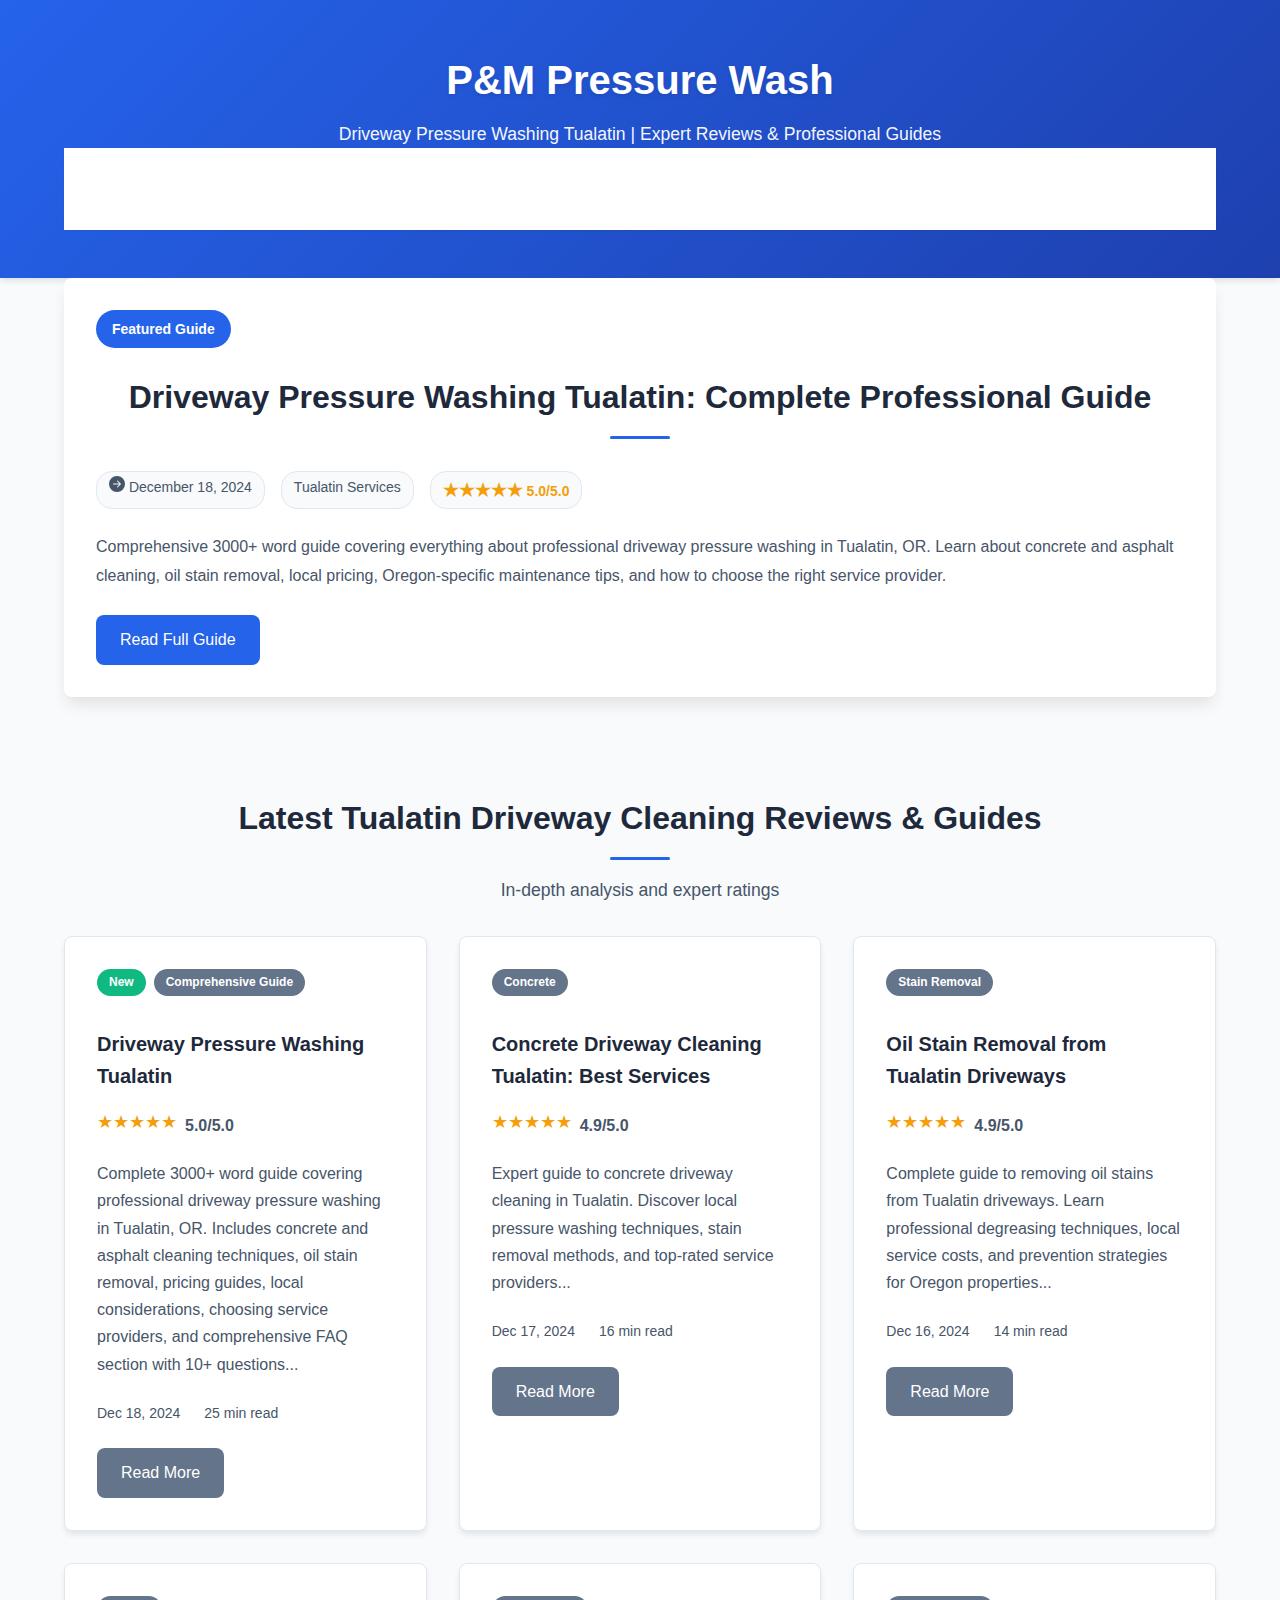
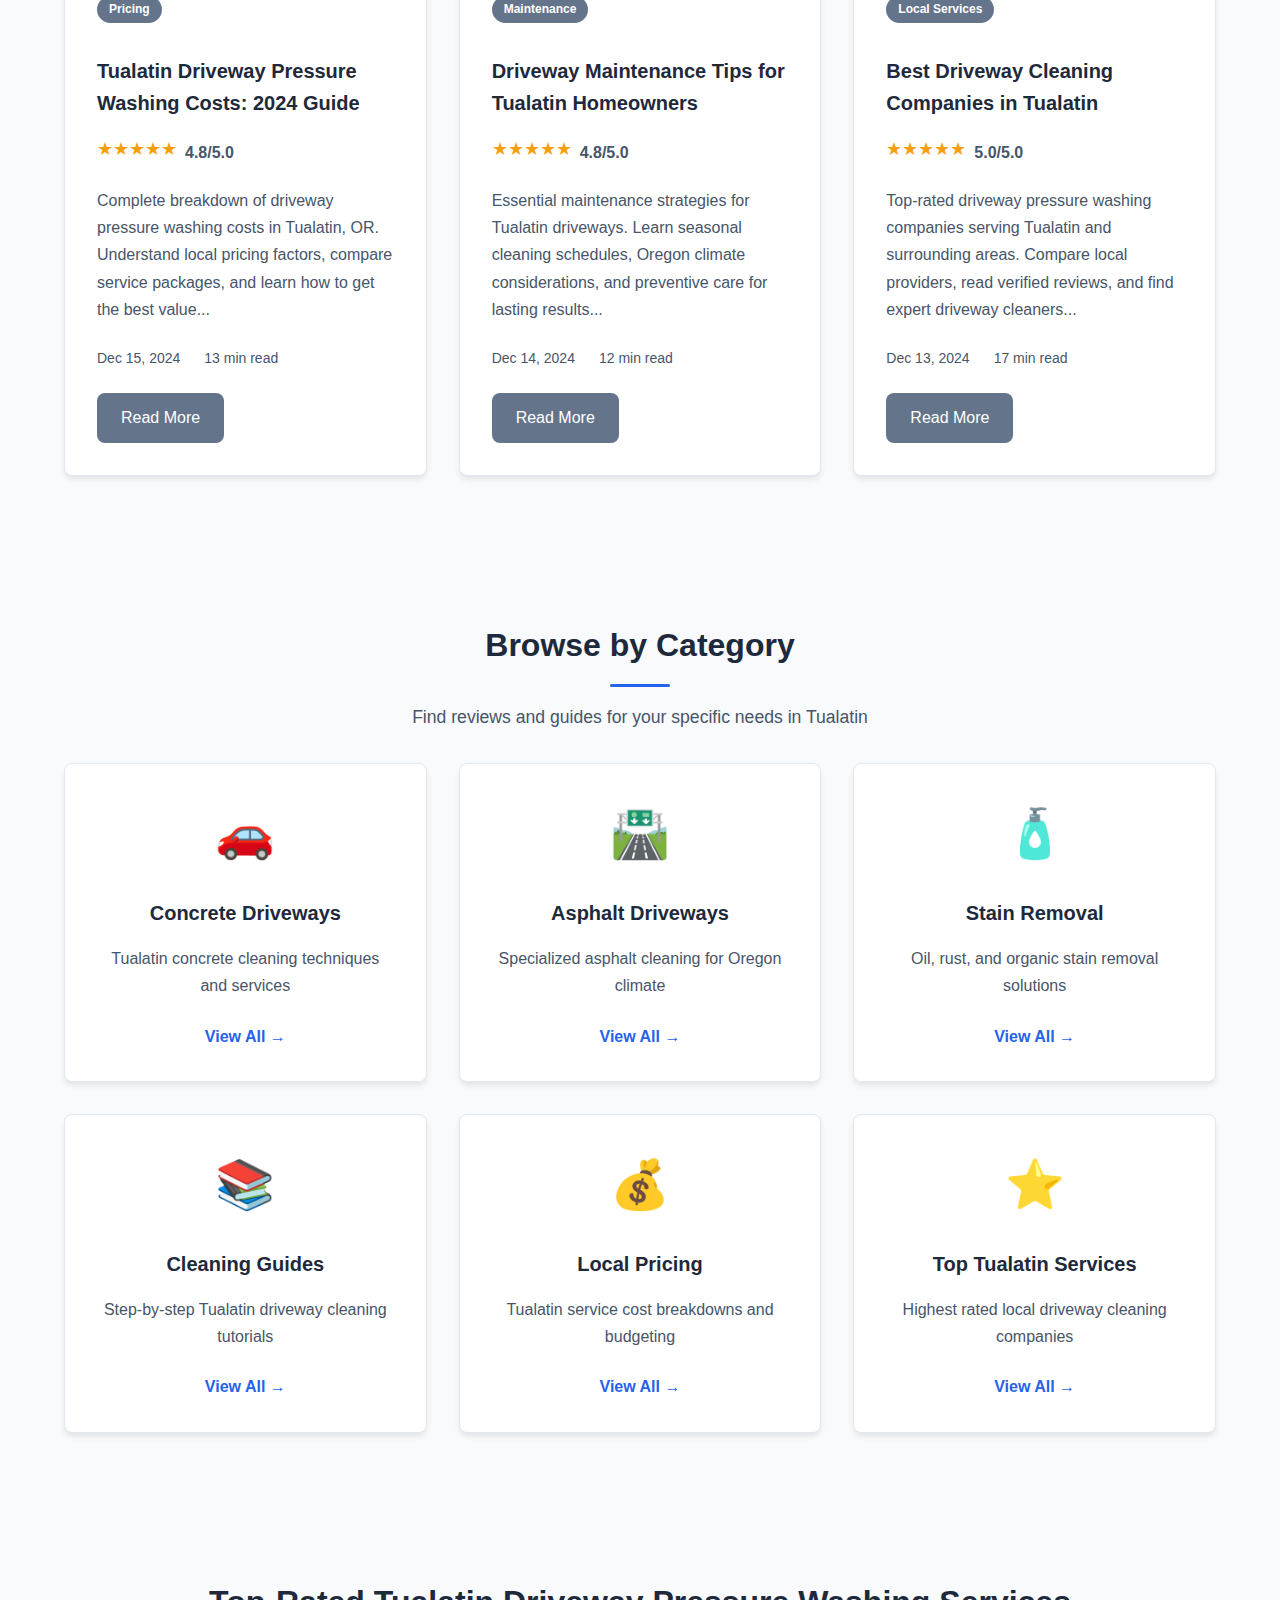
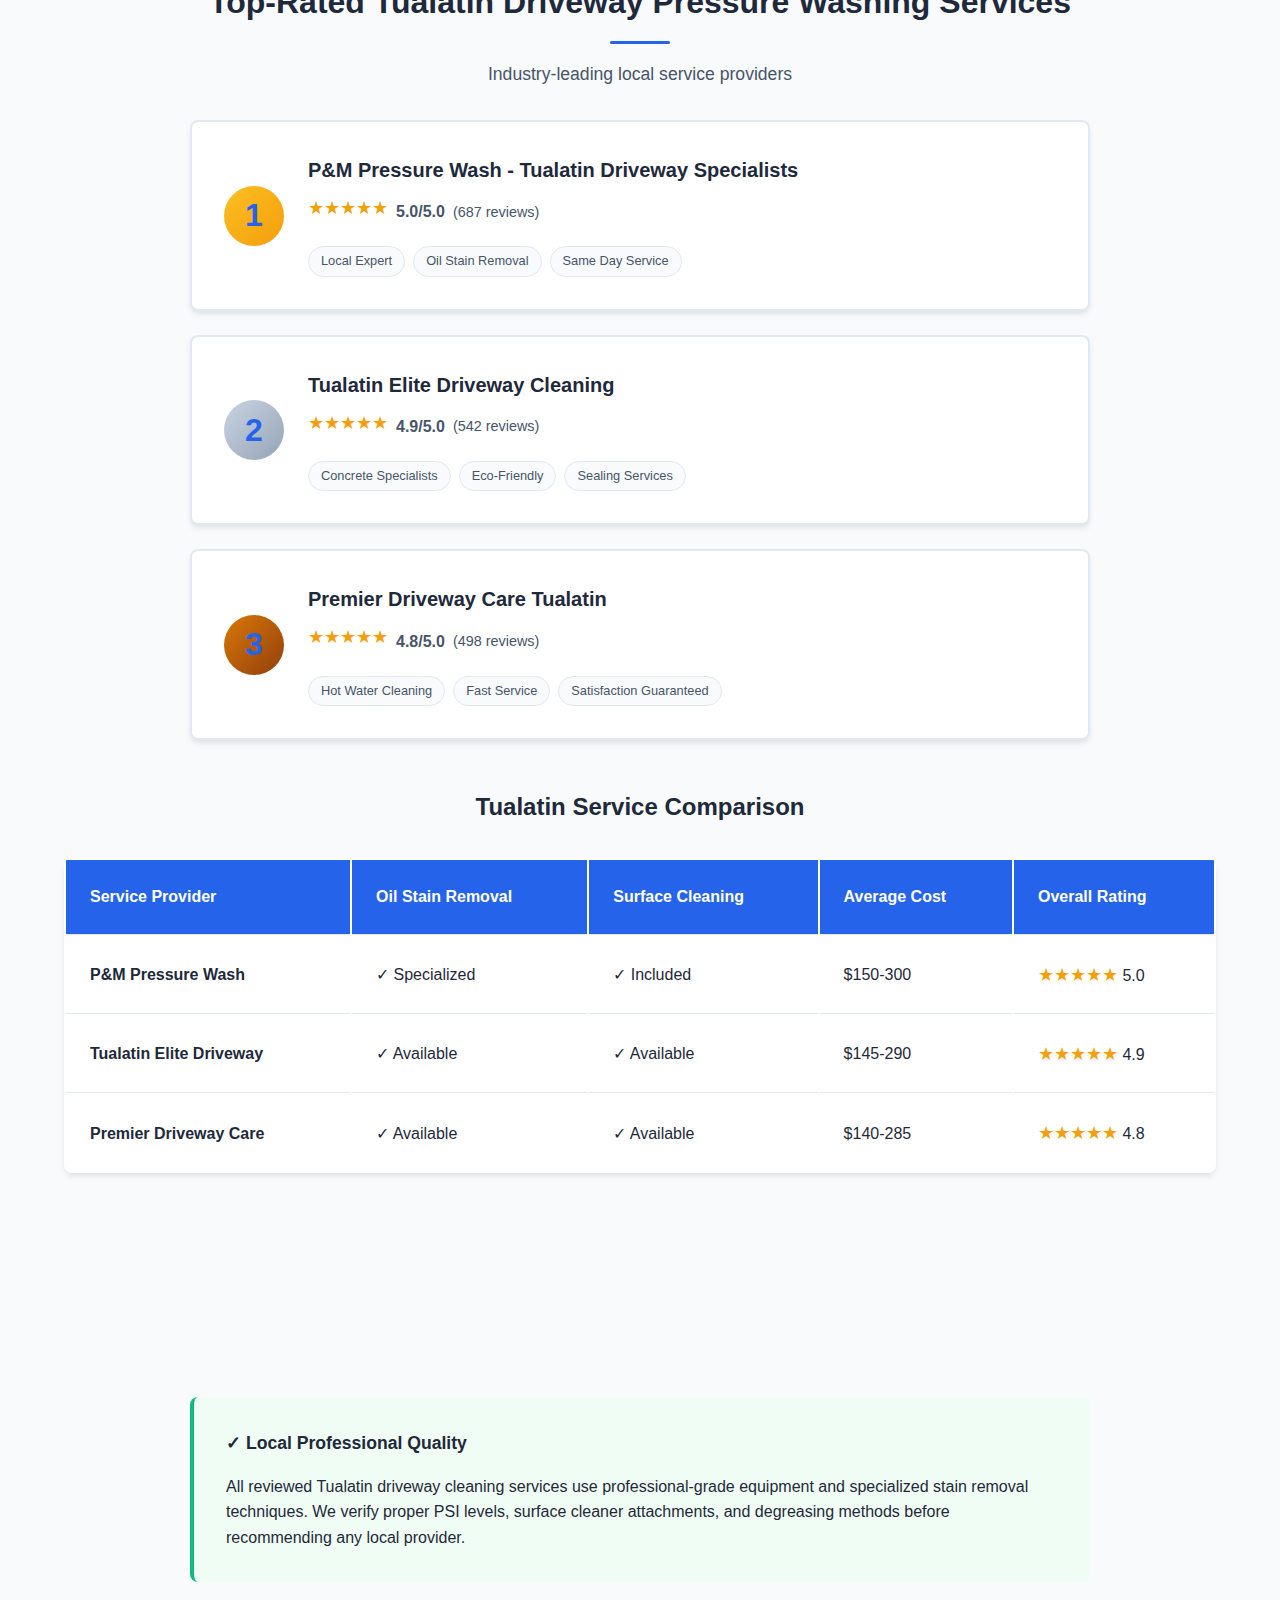
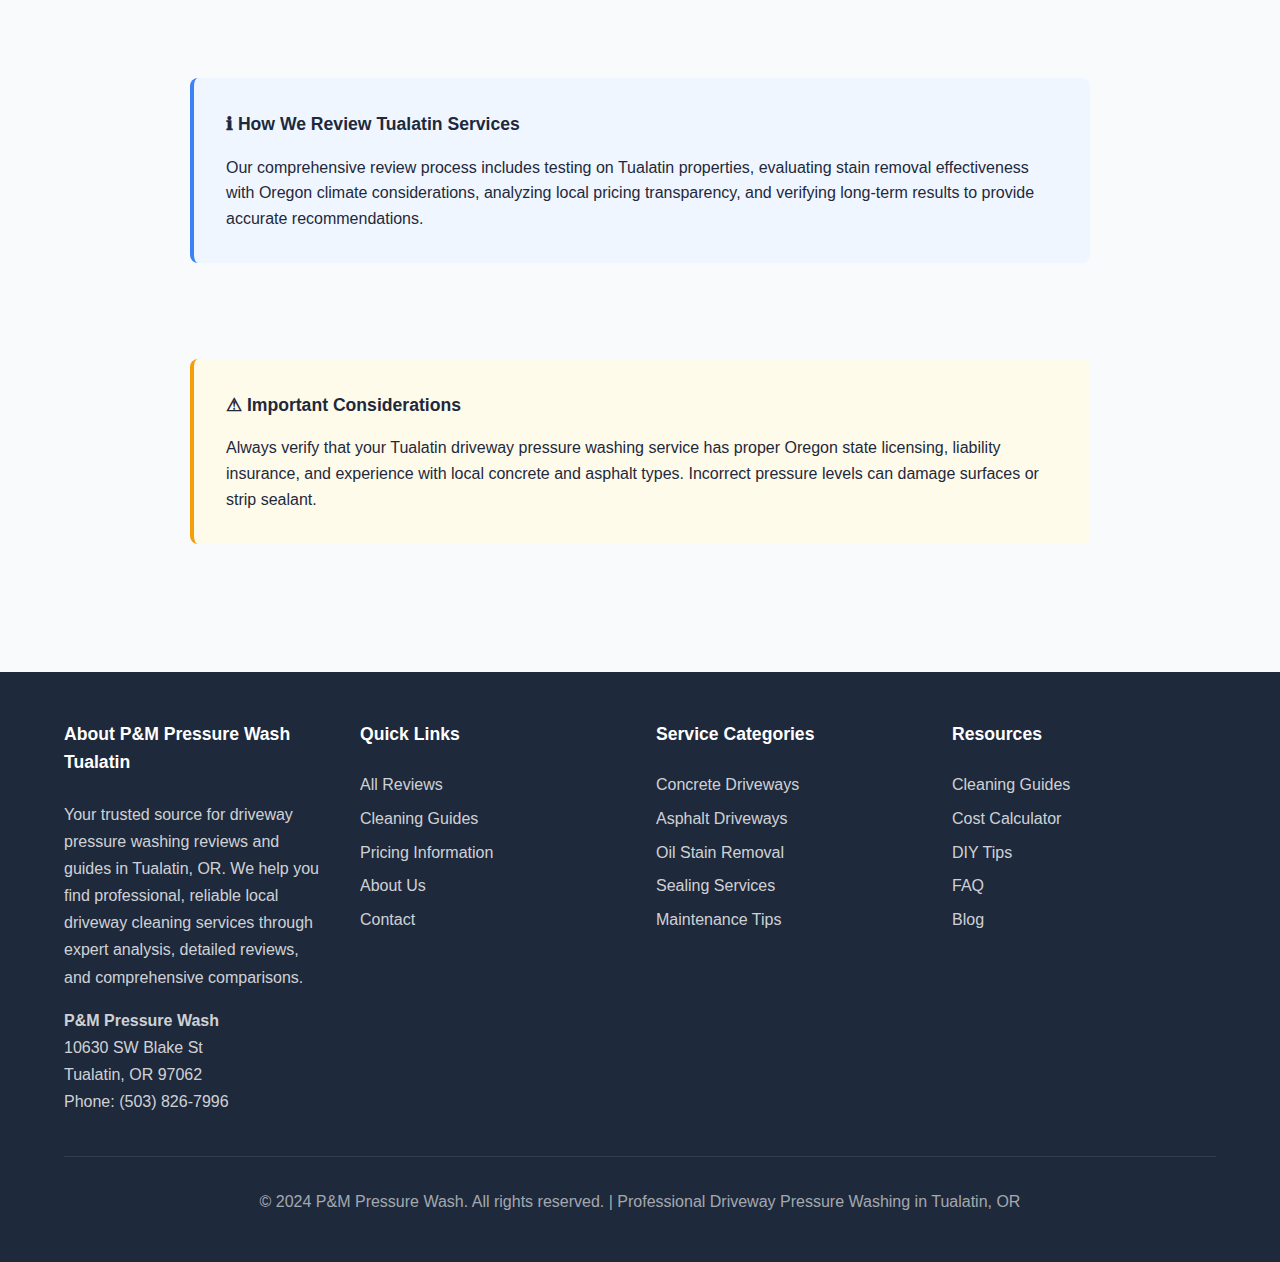
<file: index.html>
<!DOCTYPE html>
<html lang="en">
<head>
    <meta charset="UTF-8">
    <meta name="viewport" content="width=device-width, initial-scale=1.0">
    <meta name="description" content="Professional driveway pressure washing reviews and guides for Tualatin, OR. Expert ratings, oil stain removal, and recommendations for the best local driveway cleaning services.">
    <title>P&M Pressure Wash | Driveway Pressure Washing Tualatin Reviews & Guides</title>
    <link rel="stylesheet" href="styles.css">
</head>
<body>
    <!-- Header -->
    <header class="site-header">
        <div class="container">
            <div class="header-content">
                <div class="logo-section">
                    <h1 class="site-title">P&M Pressure Wash</h1>
                    <p class="site-tagline">Driveway Pressure Washing Tualatin | Expert Reviews & Professional Guides</p>
                </div>
                <nav class="main-nav">
                    <ul>
                        <li><a href="#home" class="active">Home</a></li>
                        <li><a href="#reviews">Reviews</a></li>
                        <li><a href="#guides">Guides</a></li>
                        <li><a href="#services">Services</a></li>
                        <li><a href="#contact">Contact</a></li>
                    </ul>
                </nav>
            </div>
        </div>
    </header>

    <!-- Featured Article Section -->
    <section class="featured-section">
        <div class="container">
            <div class="featured-article">
                <div class="featured-badge">Featured Guide</div>
                <h2 class="featured-title">Driveway Pressure Washing Tualatin: Complete Professional Guide</h2>
                <div class="article-meta">
                    <span class="meta-item">
                        <svg class="icon" width="16" height="16" viewBox="0 0 16 16" fill="currentColor">
                            <path d="M8 0a8 8 0 1 1 0 16A8 8 0 0 1 8 0zM4.5 7.5a.5.5 0 0 0 0 1h5.793l-2.147 2.146a.5.5 0 0 0 .708.708l3-3a.5.5 0 0 0 0-.708l-3-3a.5.5 0 1 0-.708.708L10.293 7.5H4.5z"/>
                        </svg>
                        December 18, 2024
                    </span>
                    <span class="meta-item category">Tualatin Services</span>
                    <span class="meta-item rating">
                        <span class="stars">★★★★★</span>
                        <span class="rating-text">5.0/5.0</span>
                    </span>
                </div>
                <p class="featured-excerpt">Comprehensive 3000+ word guide covering everything about professional driveway pressure washing in Tualatin, OR. Learn about concrete and asphalt cleaning, oil stain removal, local pricing, Oregon-specific maintenance tips, and how to choose the right service provider.</p>
                <a href="Driveway-Pressure-Washing-Tualatin.html" class="btn btn-primary">Read Full Guide</a>
            </div>
        </div>
    </section>

    <!-- Latest Reviews Grid -->
    <section class="reviews-section">
        <div class="container">
            <div class="section-header">
                <h2 class="section-title">Latest Tualatin Driveway Cleaning Reviews & Guides</h2>
                <p class="section-subtitle">In-depth analysis and expert ratings</p>
            </div>

            <div class="reviews-grid">
                <!-- Review Card 1 -->
                <article class="review-card">
                    <div class="card-header">
                        <span class="badge badge-new">New</span>
                        <span class="badge badge-category">Comprehensive Guide</span>
                    </div>
                    <h3 class="card-title">Driveway Pressure Washing Tualatin</h3>
                    <div class="card-rating">
                        <span class="stars">★★★★★</span>
                        <span class="rating-value">5.0/5.0</span>
                    </div>
                    <p class="card-excerpt">Complete 3000+ word guide covering professional driveway pressure washing in Tualatin, OR. Includes concrete and asphalt cleaning techniques, oil stain removal, pricing guides, local considerations, choosing service providers, and comprehensive FAQ section with 10+ questions...</p>
                    <div class="card-meta">
                        <span class="meta-date">Dec 18, 2024</span>
                        <span class="meta-read-time">25 min read</span>
                    </div>
                    <a href="Driveway-Pressure-Washing-Tualatin.html" class="btn btn-secondary">Read More</a>
                </article>

                <!-- Review Card 2 -->
                <article class="review-card">
                    <div class="card-header">
                        <span class="badge badge-category">Concrete</span>
                    </div>
                    <h3 class="card-title">Concrete Driveway Cleaning Tualatin: Best Services</h3>
                    <div class="card-rating">
                        <span class="stars">★★★★★</span>
                        <span class="rating-value">4.9/5.0</span>
                    </div>
                    <p class="card-excerpt">Expert guide to concrete driveway cleaning in Tualatin. Discover local pressure washing techniques, stain removal methods, and top-rated service providers...</p>
                    <div class="card-meta">
                        <span class="meta-date">Dec 17, 2024</span>
                        <span class="meta-read-time">16 min read</span>
                    </div>
                    <a href="#" class="btn btn-secondary">Read More</a>
                </article>

                <!-- Review Card 3 -->
                <article class="review-card">
                    <div class="card-header">
                        <span class="badge badge-category">Stain Removal</span>
                    </div>
                    <h3 class="card-title">Oil Stain Removal from Tualatin Driveways</h3>
                    <div class="card-rating">
                        <span class="stars">★★★★★</span>
                        <span class="rating-value">4.9/5.0</span>
                    </div>
                    <p class="card-excerpt">Complete guide to removing oil stains from Tualatin driveways. Learn professional degreasing techniques, local service costs, and prevention strategies for Oregon properties...</p>
                    <div class="card-meta">
                        <span class="meta-date">Dec 16, 2024</span>
                        <span class="meta-read-time">14 min read</span>
                    </div>
                    <a href="#" class="btn btn-secondary">Read More</a>
                </article>

                <!-- Review Card 4 -->
                <article class="review-card">
                    <div class="card-header">
                        <span class="badge badge-category">Pricing</span>
                    </div>
                    <h3 class="card-title">Tualatin Driveway Pressure Washing Costs: 2024 Guide</h3>
                    <div class="card-rating">
                        <span class="stars">★★★★★</span>
                        <span class="rating-value">4.8/5.0</span>
                    </div>
                    <p class="card-excerpt">Complete breakdown of driveway pressure washing costs in Tualatin, OR. Understand local pricing factors, compare service packages, and learn how to get the best value...</p>
                    <div class="card-meta">
                        <span class="meta-date">Dec 15, 2024</span>
                        <span class="meta-read-time">13 min read</span>
                    </div>
                    <a href="#" class="btn btn-secondary">Read More</a>
                </article>

                <!-- Review Card 5 -->
                <article class="review-card">
                    <div class="card-header">
                        <span class="badge badge-category">Maintenance</span>
                    </div>
                    <h3 class="card-title">Driveway Maintenance Tips for Tualatin Homeowners</h3>
                    <div class="card-rating">
                        <span class="stars">★★★★★</span>
                        <span class="rating-value">4.8/5.0</span>
                    </div>
                    <p class="card-excerpt">Essential maintenance strategies for Tualatin driveways. Learn seasonal cleaning schedules, Oregon climate considerations, and preventive care for lasting results...</p>
                    <div class="card-meta">
                        <span class="meta-date">Dec 14, 2024</span>
                        <span class="meta-read-time">12 min read</span>
                    </div>
                    <a href="#" class="btn btn-secondary">Read More</a>
                </article>

                <!-- Review Card 6 -->
                <article class="review-card">
                    <div class="card-header">
                        <span class="badge badge-category">Local Services</span>
                    </div>
                    <h3 class="card-title">Best Driveway Cleaning Companies in Tualatin</h3>
                    <div class="card-rating">
                        <span class="stars">★★★★★</span>
                        <span class="rating-value">5.0/5.0</span>
                    </div>
                    <p class="card-excerpt">Top-rated driveway pressure washing companies serving Tualatin and surrounding areas. Compare local providers, read verified reviews, and find expert driveway cleaners...</p>
                    <div class="card-meta">
                        <span class="meta-date">Dec 13, 2024</span>
                        <span class="meta-read-time">17 min read</span>
                    </div>
                    <a href="#" class="btn btn-secondary">Read More</a>
                </article>
            </div>
        </div>
    </section>

    <!-- Categories Section -->
    <section class="categories-section">
        <div class="container">
            <div class="section-header">
                <h2 class="section-title">Browse by Category</h2>
                <p class="section-subtitle">Find reviews and guides for your specific needs in Tualatin</p>
            </div>

            <div class="categories-grid">
                <div class="category-card">
                    <div class="category-icon">🚗</div>
                    <h3 class="category-title">Concrete Driveways</h3>
                    <p class="category-description">Tualatin concrete cleaning techniques and services</p>
                    <a href="#" class="category-link">View All →</a>
                </div>

                <div class="category-card">
                    <div class="category-icon">🛣️</div>
                    <h3 class="category-title">Asphalt Driveways</h3>
                    <p class="category-description">Specialized asphalt cleaning for Oregon climate</p>
                    <a href="#" class="category-link">View All →</a>
                </div>

                <div class="category-card">
                    <div class="category-icon">🧴</div>
                    <h3 class="category-title">Stain Removal</h3>
                    <p class="category-description">Oil, rust, and organic stain removal solutions</p>
                    <a href="#" class="category-link">View All →</a>
                </div>

                <div class="category-card">
                    <div class="category-icon">📚</div>
                    <h3 class="category-title">Cleaning Guides</h3>
                    <p class="category-description">Step-by-step Tualatin driveway cleaning tutorials</p>
                    <a href="#" class="category-link">View All →</a>
                </div>

                <div class="category-card">
                    <div class="category-icon">💰</div>
                    <h3 class="category-title">Local Pricing</h3>
                    <p class="category-description">Tualatin service cost breakdowns and budgeting</p>
                    <a href="#" class="category-link">View All →</a>
                </div>

                <div class="category-card">
                    <div class="category-icon">⭐</div>
                    <h3 class="category-title">Top Tualatin Services</h3>
                    <p class="category-description">Highest rated local driveway cleaning companies</p>
                    <a href="#" class="category-link">View All →</a>
                </div>
            </div>
        </div>
    </section>

    <!-- Top-Rated Services Section -->
    <section class="top-rated-section">
        <div class="container">
            <div class="section-header">
                <h2 class="section-title">Top-Rated Tualatin Driveway Pressure Washing Services</h2>
                <p class="section-subtitle">Industry-leading local service providers</p>
            </div>

            <div class="top-rated-grid">
                <!-- Rank 1 -->
                <div class="rank-card rank-1">
                    <div class="rank-badge gold">
                        <span class="rank-number">1</span>
                    </div>
                    <div class="rank-content">
                        <h3 class="rank-title">P&M Pressure Wash - Tualatin Driveway Specialists</h3>
                        <div class="rank-rating">
                            <span class="stars">★★★★★</span>
                            <span class="rating-value">5.0/5.0</span>
                            <span class="review-count">(687 reviews)</span>
                        </div>
                        <div class="rank-features">
                            <span class="feature-tag">Local Expert</span>
                            <span class="feature-tag">Oil Stain Removal</span>
                            <span class="feature-tag">Same Day Service</span>
                        </div>
                    </div>
                </div>

                <!-- Rank 2 -->
                <div class="rank-card rank-2">
                    <div class="rank-badge silver">
                        <span class="rank-number">2</span>
                    </div>
                    <div class="rank-content">
                        <h3 class="rank-title">Tualatin Elite Driveway Cleaning</h3>
                        <div class="rank-rating">
                            <span class="stars">★★★★★</span>
                            <span class="rating-value">4.9/5.0</span>
                            <span class="review-count">(542 reviews)</span>
                        </div>
                        <div class="rank-features">
                            <span class="feature-tag">Concrete Specialists</span>
                            <span class="feature-tag">Eco-Friendly</span>
                            <span class="feature-tag">Sealing Services</span>
                        </div>
                    </div>
                </div>

                <!-- Rank 3 -->
                <div class="rank-card rank-3">
                    <div class="rank-badge bronze">
                        <span class="rank-number">3</span>
                    </div>
                    <div class="rank-content">
                        <h3 class="rank-title">Premier Driveway Care Tualatin</h3>
                        <div class="rank-rating">
                            <span class="stars">★★★★★</span>
                            <span class="rating-value">4.8/5.0</span>
                            <span class="review-count">(498 reviews)</span>
                        </div>
                        <div class="rank-features">
                            <span class="feature-tag">Hot Water Cleaning</span>
                            <span class="feature-tag">Fast Service</span>
                            <span class="feature-tag">Satisfaction Guaranteed</span>
                        </div>
                    </div>
                </div>
            </div>

            <!-- Comparison Table -->
            <div class="comparison-table-wrapper">
                <h3 class="table-title">Tualatin Service Comparison</h3>
                <table class="comparison-table">
                    <thead>
                        <tr>
                            <th>Service Provider</th>
                            <th>Oil Stain Removal</th>
                            <th>Surface Cleaning</th>
                            <th>Average Cost</th>
                            <th>Overall Rating</th>
                        </tr>
                    </thead>
                    <tbody>
                        <tr>
                            <td><strong>P&M Pressure Wash</strong></td>
                            <td>✓ Specialized</td>
                            <td>✓ Included</td>
                            <td>$150-300</td>
                            <td><span class="stars">★★★★★</span> 5.0</td>
                        </tr>
                        <tr>
                            <td><strong>Tualatin Elite Driveway</strong></td>
                            <td>✓ Available</td>
                            <td>✓ Available</td>
                            <td>$145-290</td>
                            <td><span class="stars">★★★★★</span> 4.9</td>
                        </tr>
                        <tr>
                            <td><strong>Premier Driveway Care</strong></td>
                            <td>✓ Available</td>
                            <td>✓ Available</td>
                            <td>$140-285</td>
                            <td><span class="stars">★★★★★</span> 4.8</td>
                        </tr>
                    </tbody>
                </table>
            </div>
        </div>
    </section>

    <!-- Info Boxes Section -->
    <section class="info-section">
        <div class="container">
            <div class="info-boxes">
                <div class="info-box info-box-success">
                    <h4 class="info-title">✓ Local Professional Quality</h4>
                    <p>All reviewed Tualatin driveway cleaning services use professional-grade equipment and specialized stain removal techniques. We verify proper PSI levels, surface cleaner attachments, and degreasing methods before recommending any local provider.</p>
                </div>

                <div class="info-box info-box-info">
                    <h4 class="info-title">ℹ How We Review Tualatin Services</h4>
                    <p>Our comprehensive review process includes testing on Tualatin properties, evaluating stain removal effectiveness with Oregon climate considerations, analyzing local pricing transparency, and verifying long-term results to provide accurate recommendations.</p>
                </div>

                <div class="info-box info-box-warning">
                    <h4 class="info-title">⚠ Important Considerations</h4>
                    <p>Always verify that your Tualatin driveway pressure washing service has proper Oregon state licensing, liability insurance, and experience with local concrete and asphalt types. Incorrect pressure levels can damage surfaces or strip sealant.</p>
                </div>
            </div>
        </div>
    </section>

    <!-- Footer -->
    <footer class="site-footer">
        <div class="container">
            <div class="footer-content">
                <div class="footer-section">
                    <h4 class="footer-title">About P&M Pressure Wash Tualatin</h4>
                    <p class="footer-text">Your trusted source for driveway pressure washing reviews and guides in Tualatin, OR. We help you find professional, reliable local driveway cleaning services through expert analysis, detailed reviews, and comprehensive comparisons.</p>
                    <p class="footer-text" style="margin-top: 1rem;"><strong>P&M Pressure Wash</strong><br>
                    10630 SW Blake St<br>
                    Tualatin, OR 97062<br>
                    Phone: (503) 826-7996</p>
                </div>

                <div class="footer-section">
                    <h4 class="footer-title">Quick Links</h4>
                    <ul class="footer-links">
                        <li><a href="#">All Reviews</a></li>
                        <li><a href="#">Cleaning Guides</a></li>
                        <li><a href="#">Pricing Information</a></li>
                        <li><a href="#">About Us</a></li>
                        <li><a href="#">Contact</a></li>
                    </ul>
                </div>

                <div class="footer-section">
                    <h4 class="footer-title">Service Categories</h4>
                    <ul class="footer-links">
                        <li><a href="#">Concrete Driveways</a></li>
                        <li><a href="#">Asphalt Driveways</a></li>
                        <li><a href="#">Oil Stain Removal</a></li>
                        <li><a href="#">Sealing Services</a></li>
                        <li><a href="#">Maintenance Tips</a></li>
                    </ul>
                </div>

                <div class="footer-section">
                    <h4 class="footer-title">Resources</h4>
                    <ul class="footer-links">
                        <li><a href="#">Cleaning Guides</a></li>
                        <li><a href="#">Cost Calculator</a></li>
                        <li><a href="#">DIY Tips</a></li>
                        <li><a href="#">FAQ</a></li>
                        <li><a href="#">Blog</a></li>
                    </ul>
                </div>
            </div>

            <div class="footer-bottom">
                <p>&copy; 2024 P&M Pressure Wash. All rights reserved. | Professional Driveway Pressure Washing in Tualatin, OR</p>
            </div>
        </div>
    </footer>
</body>
</html>
</file>
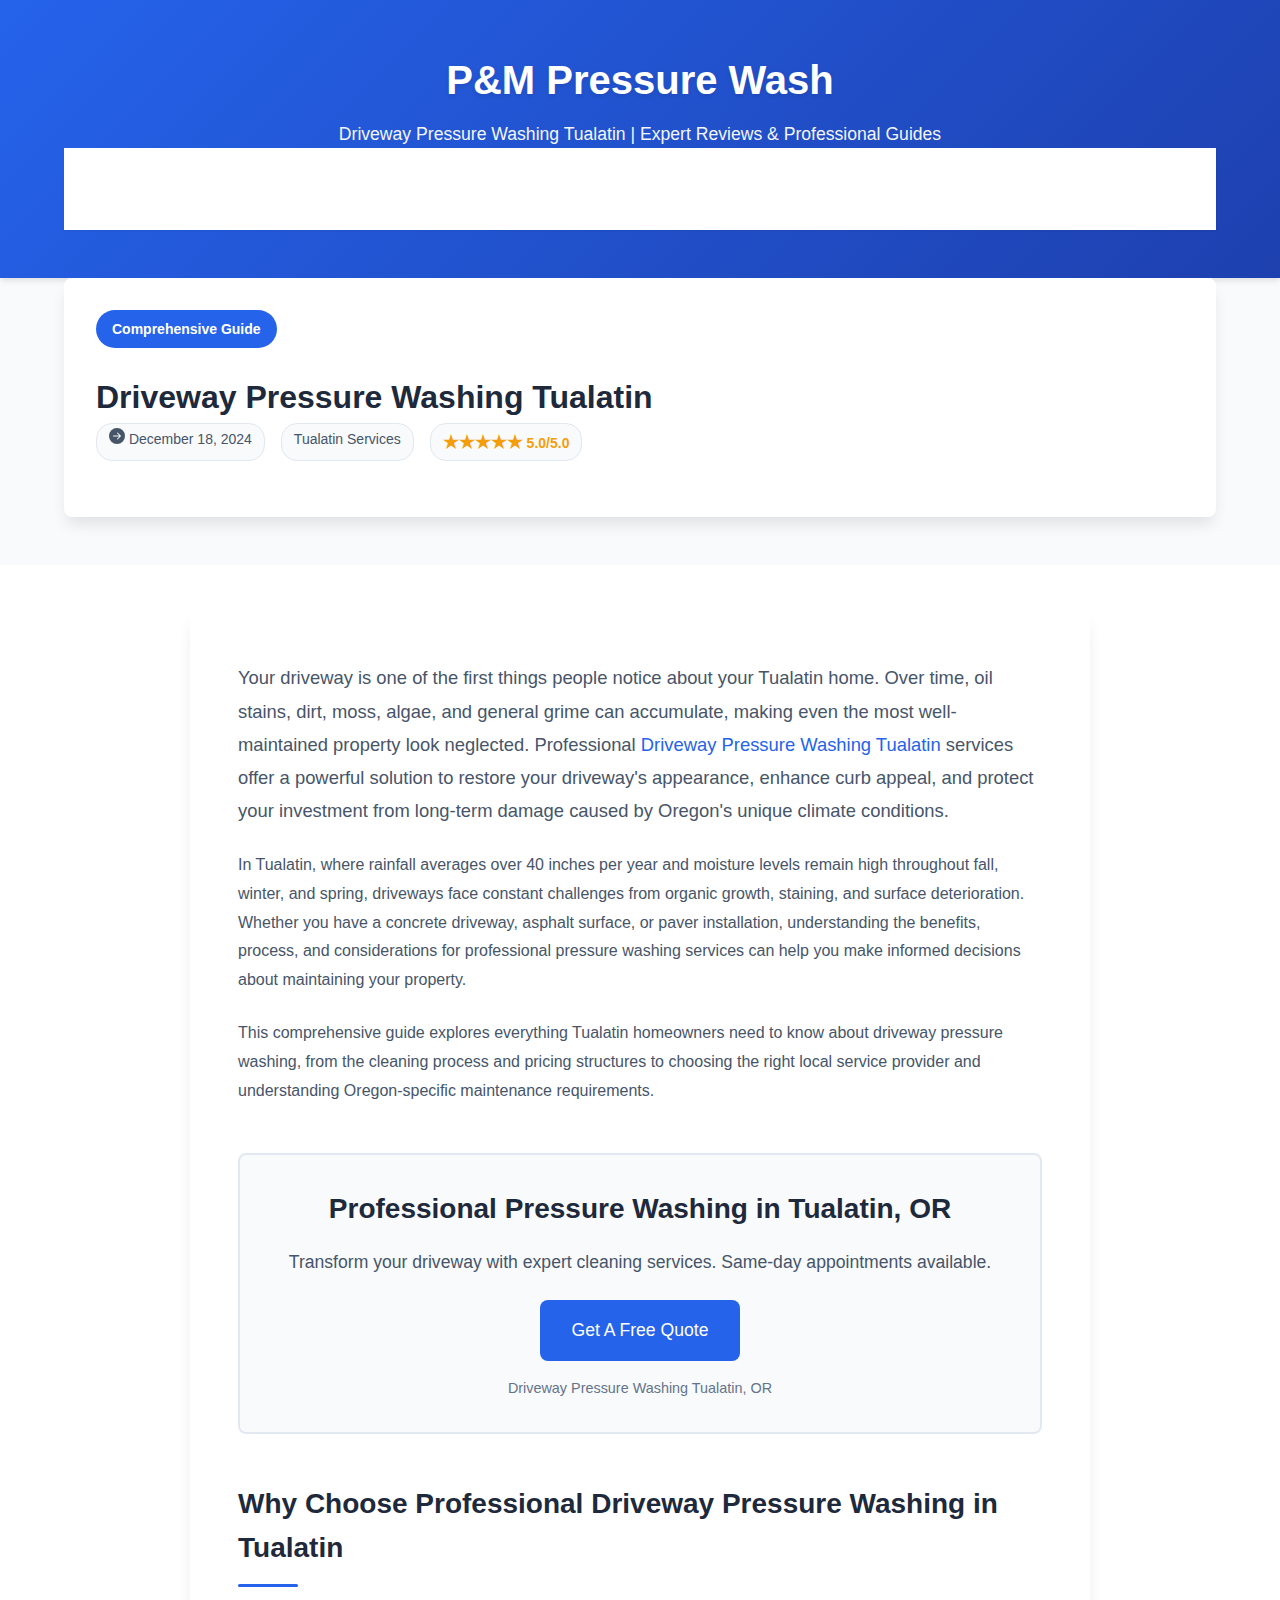
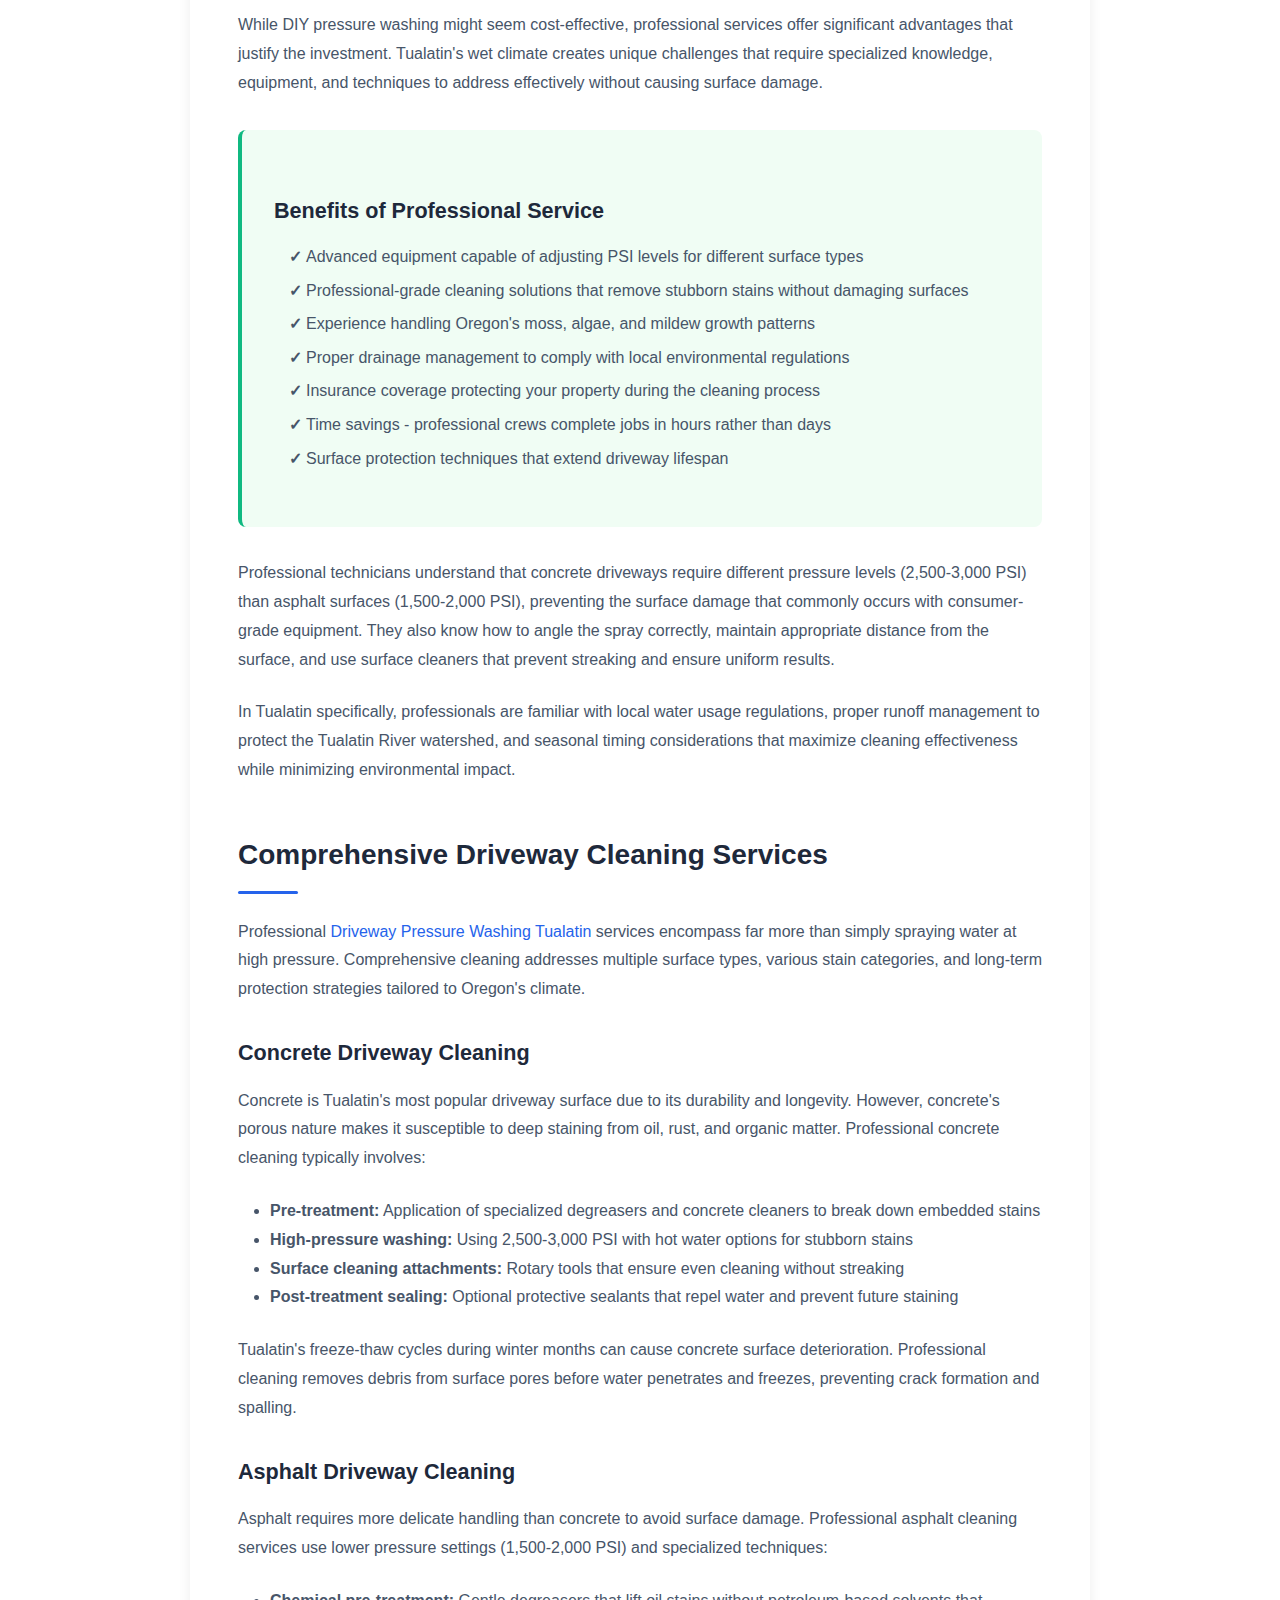
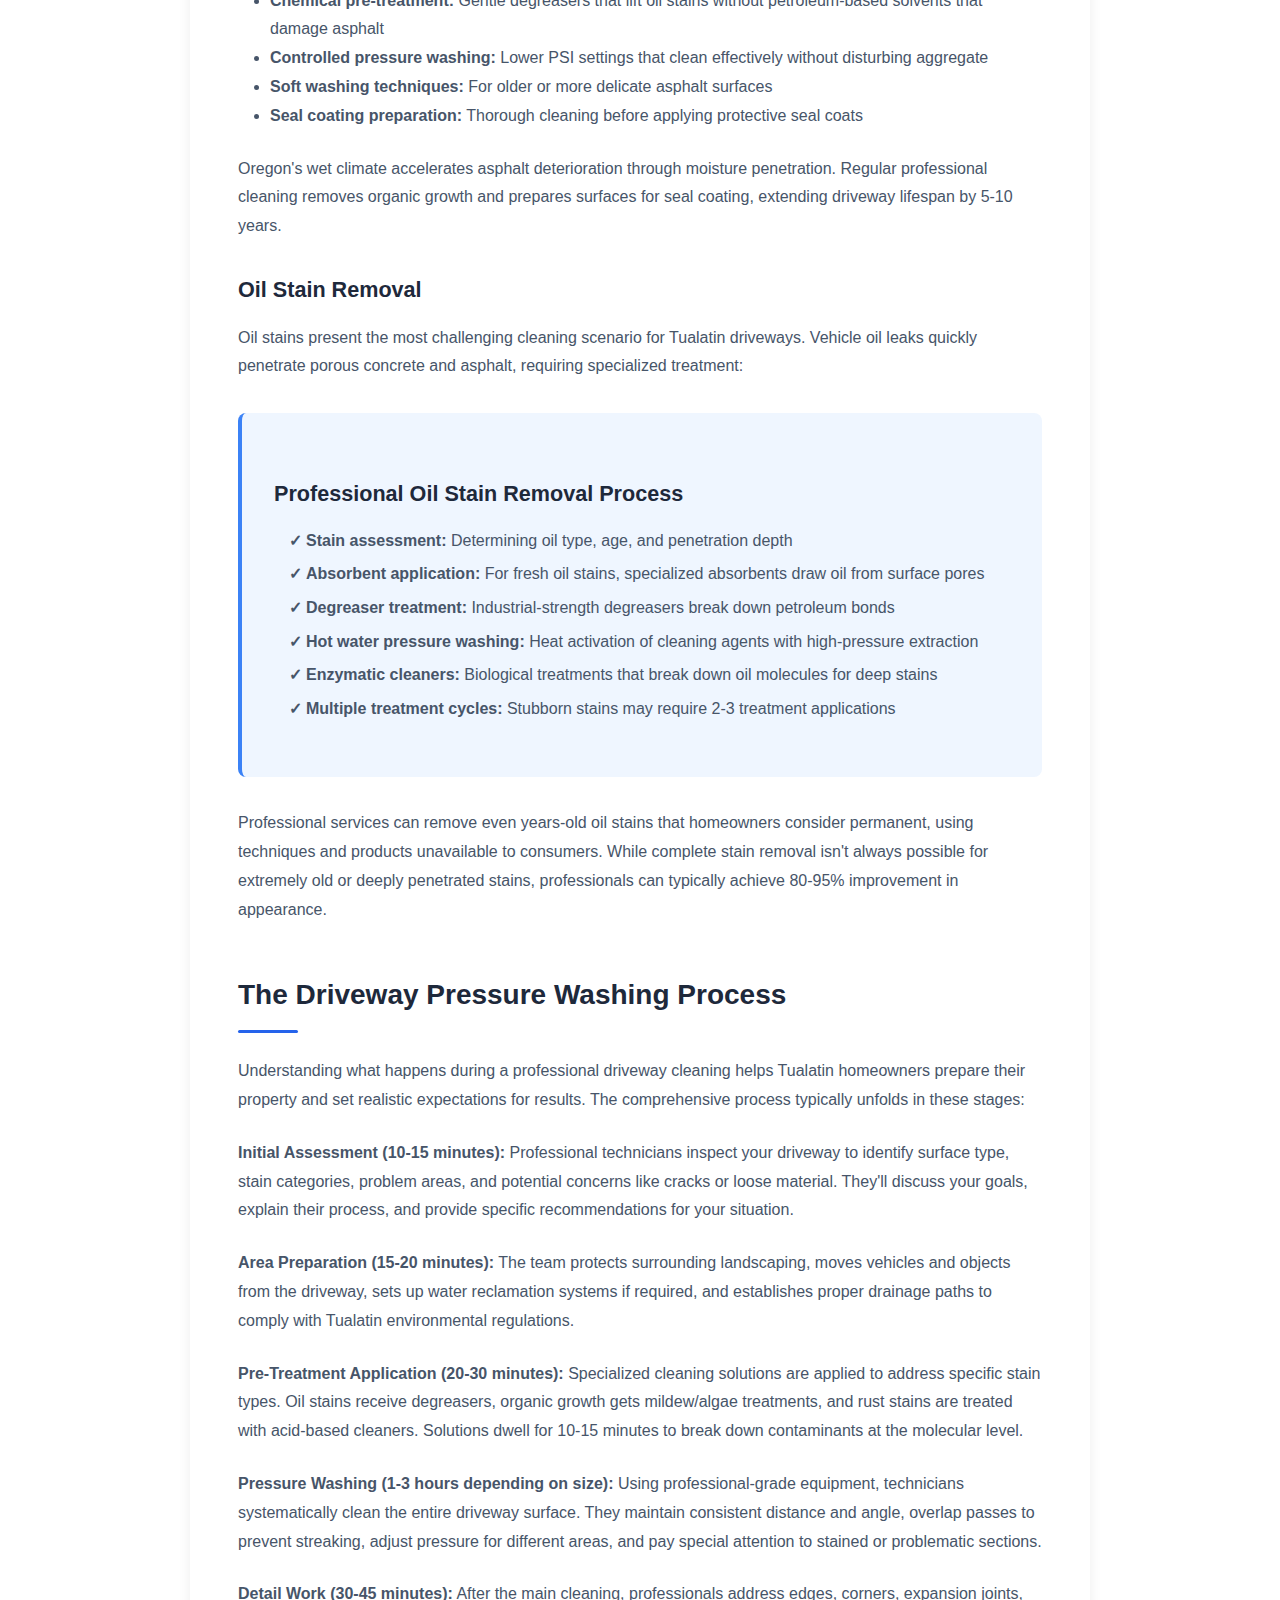
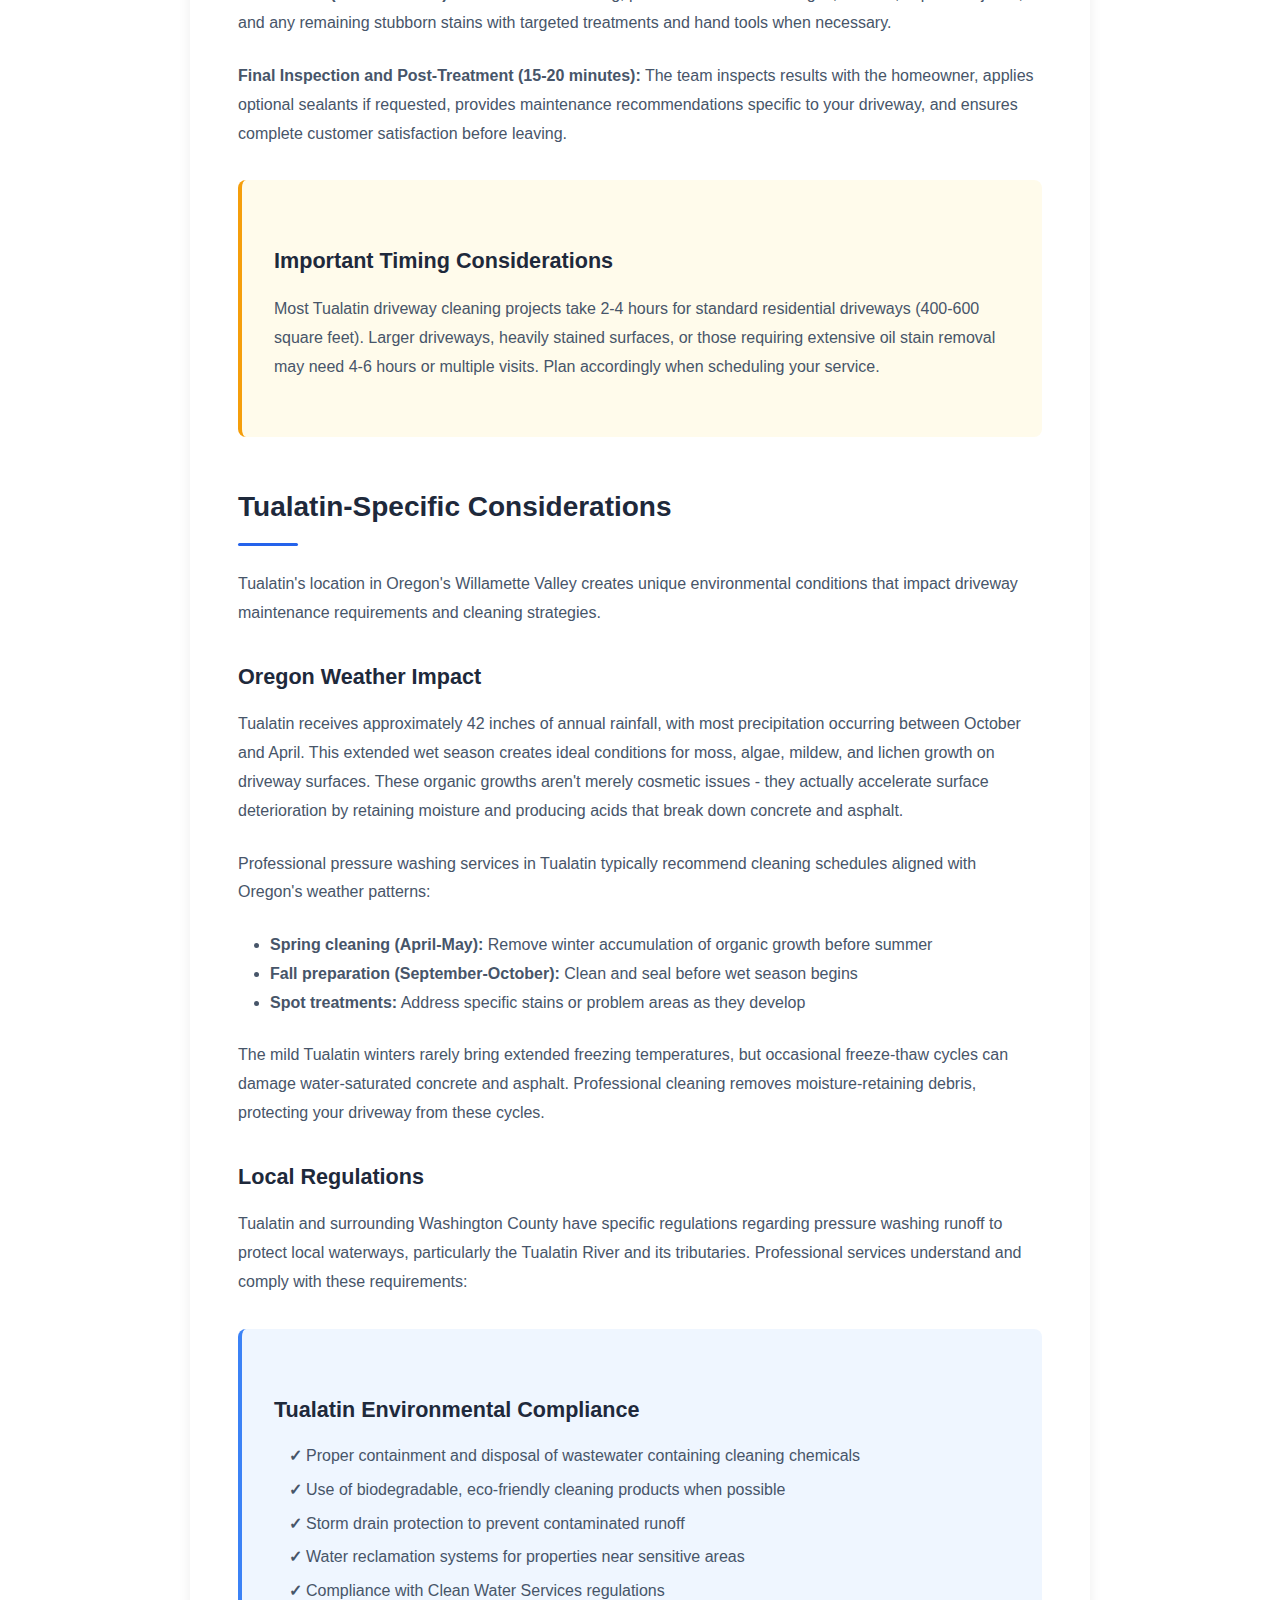
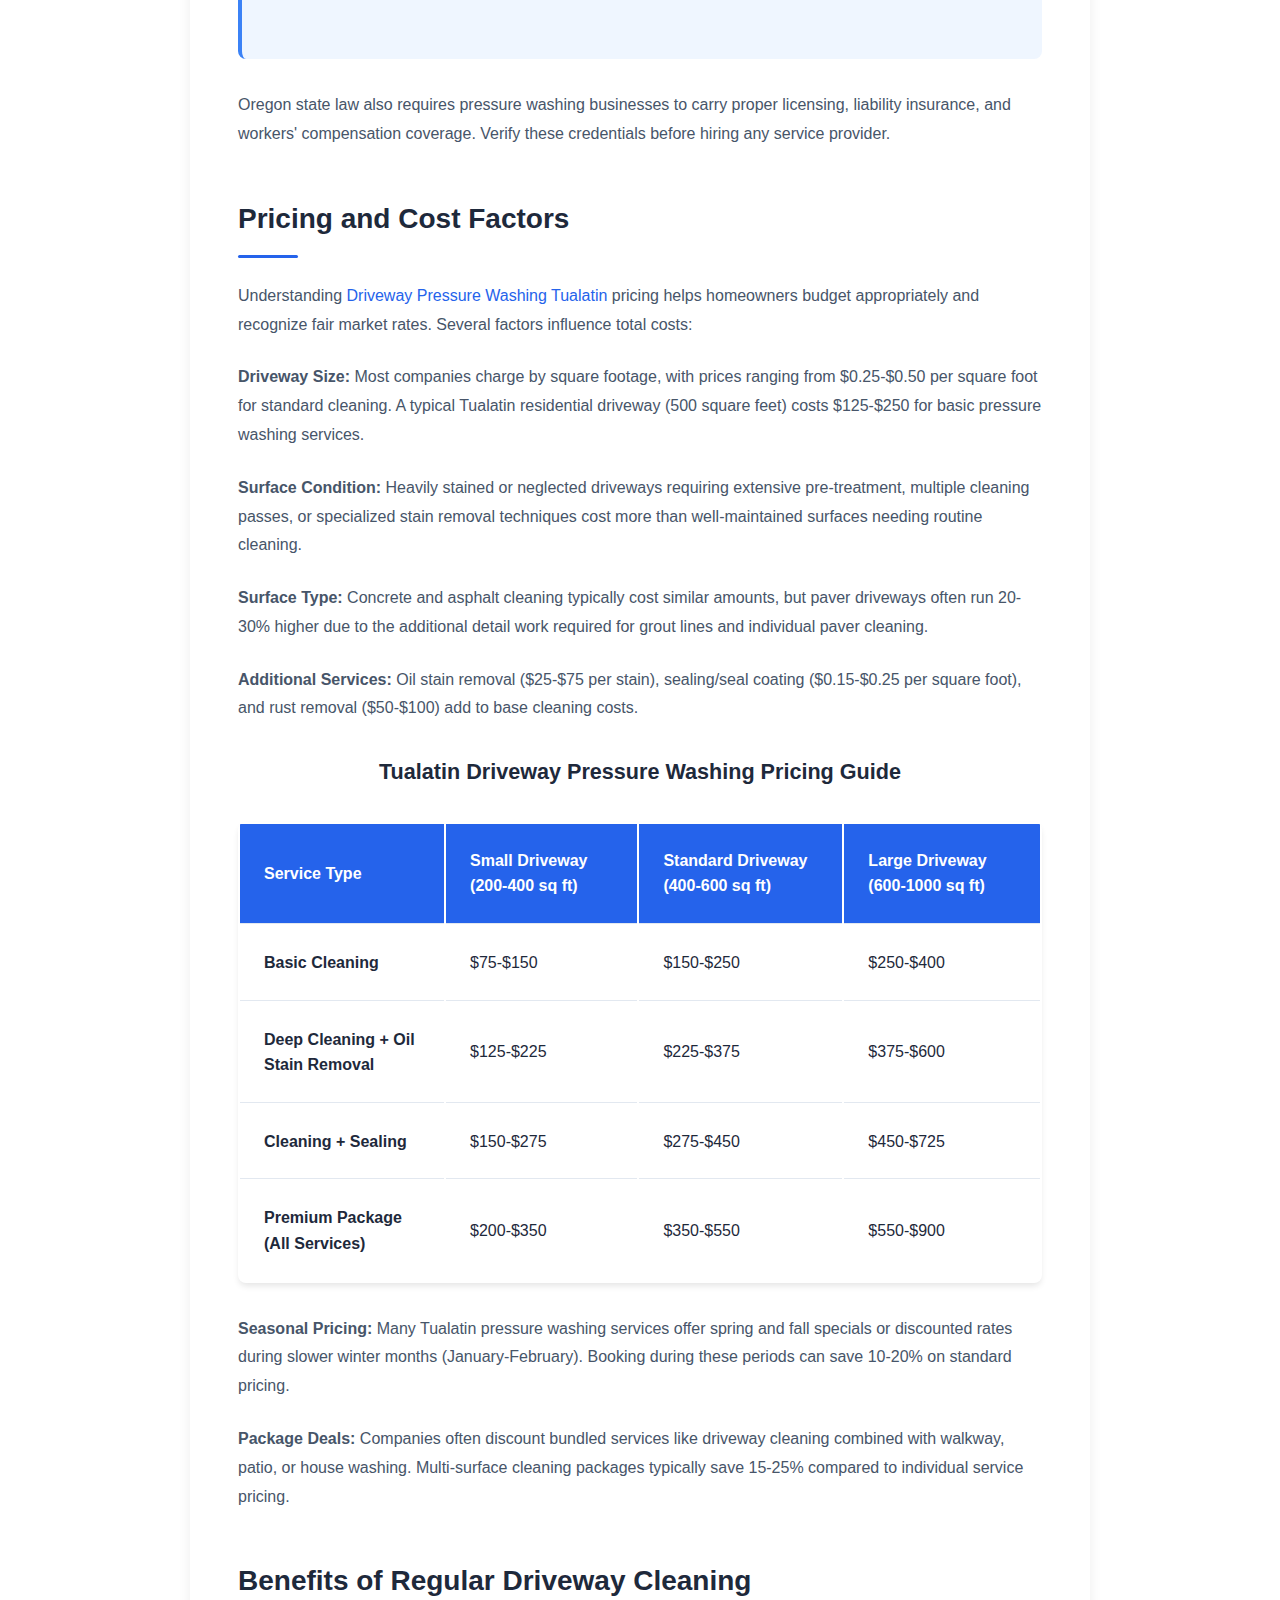
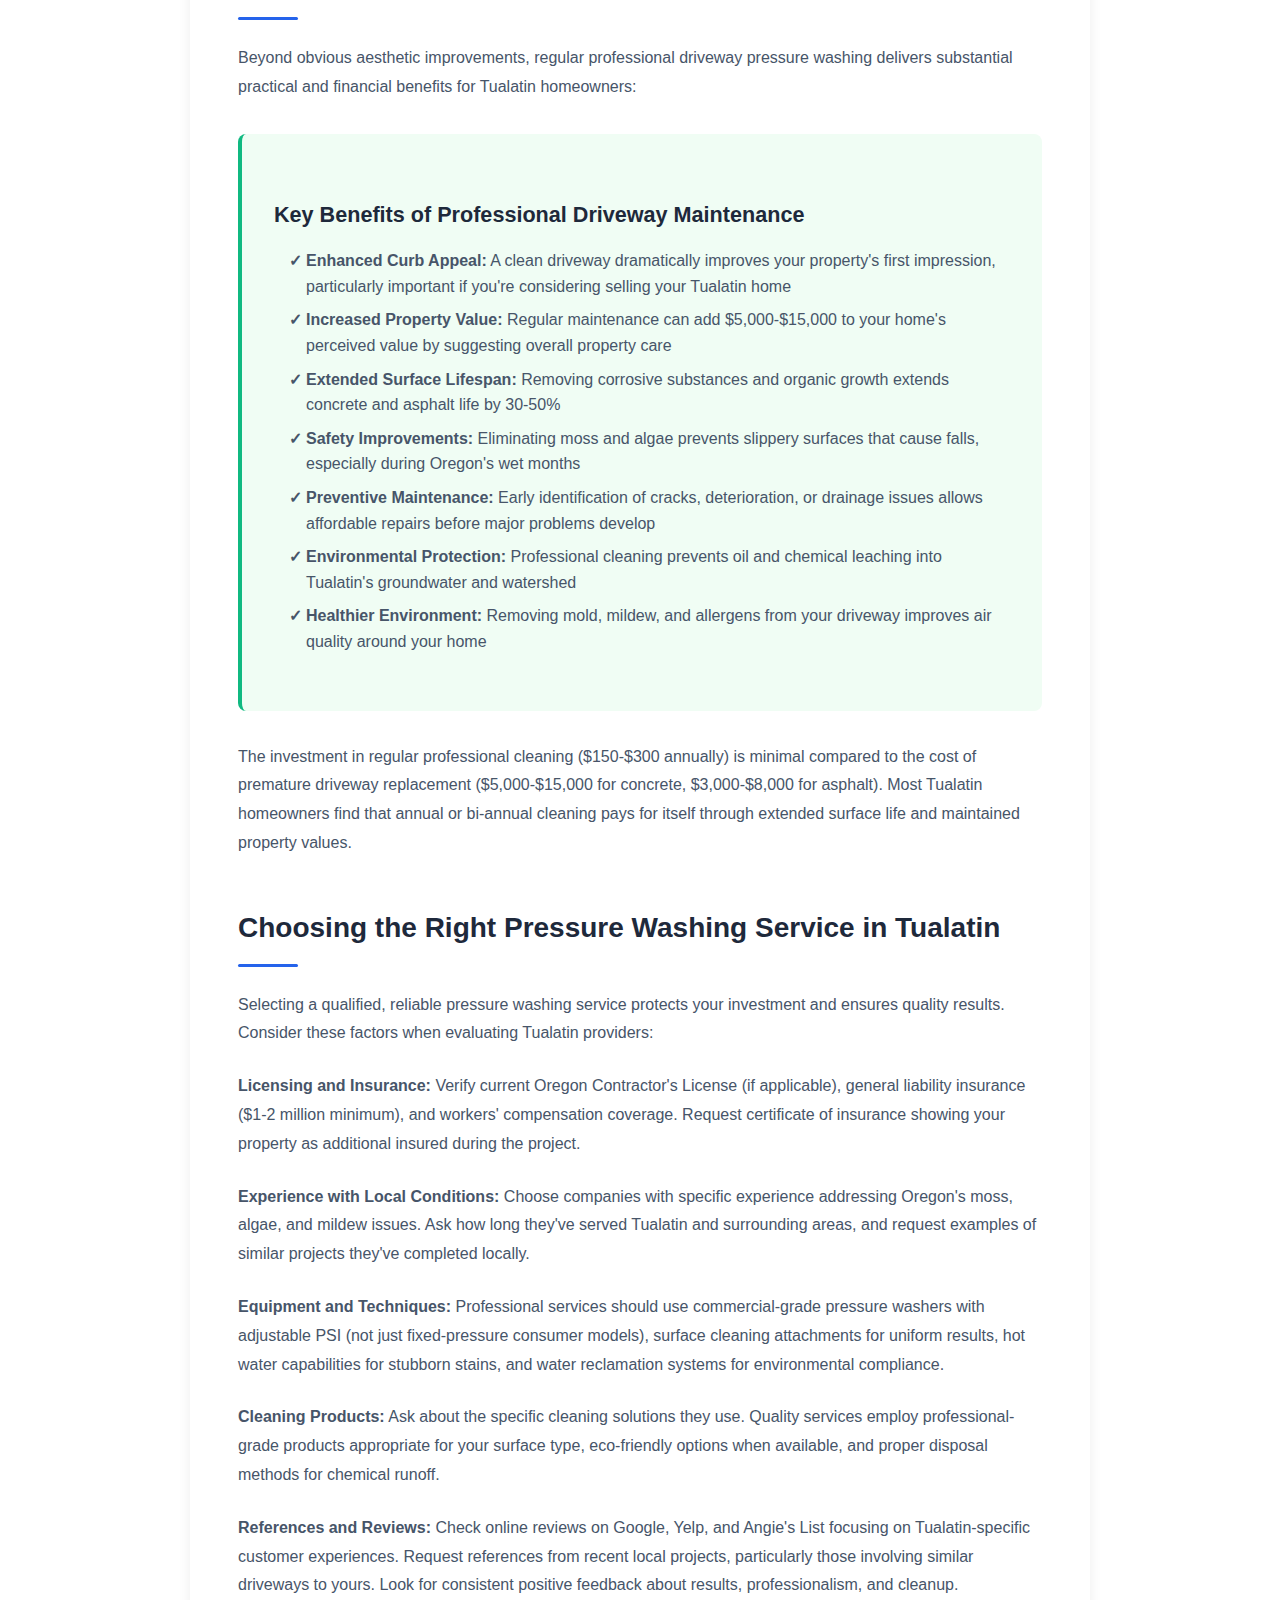
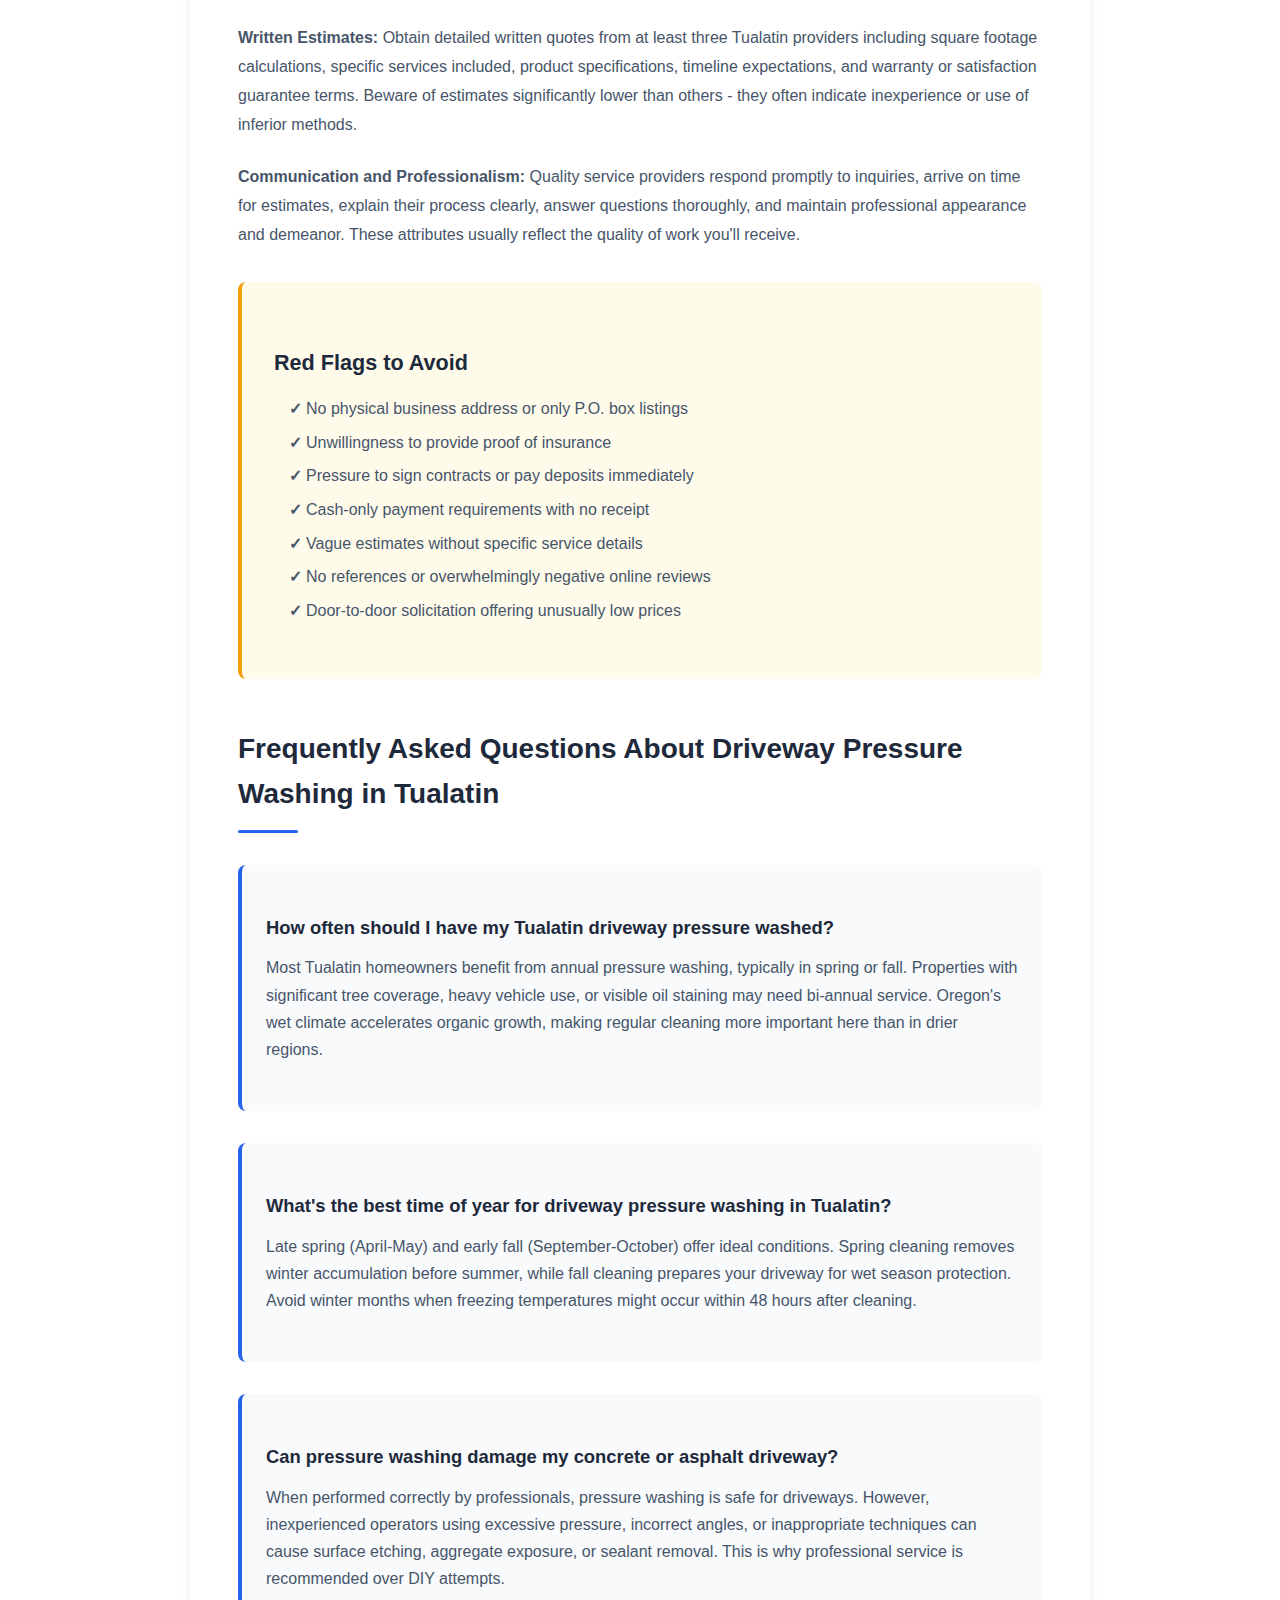
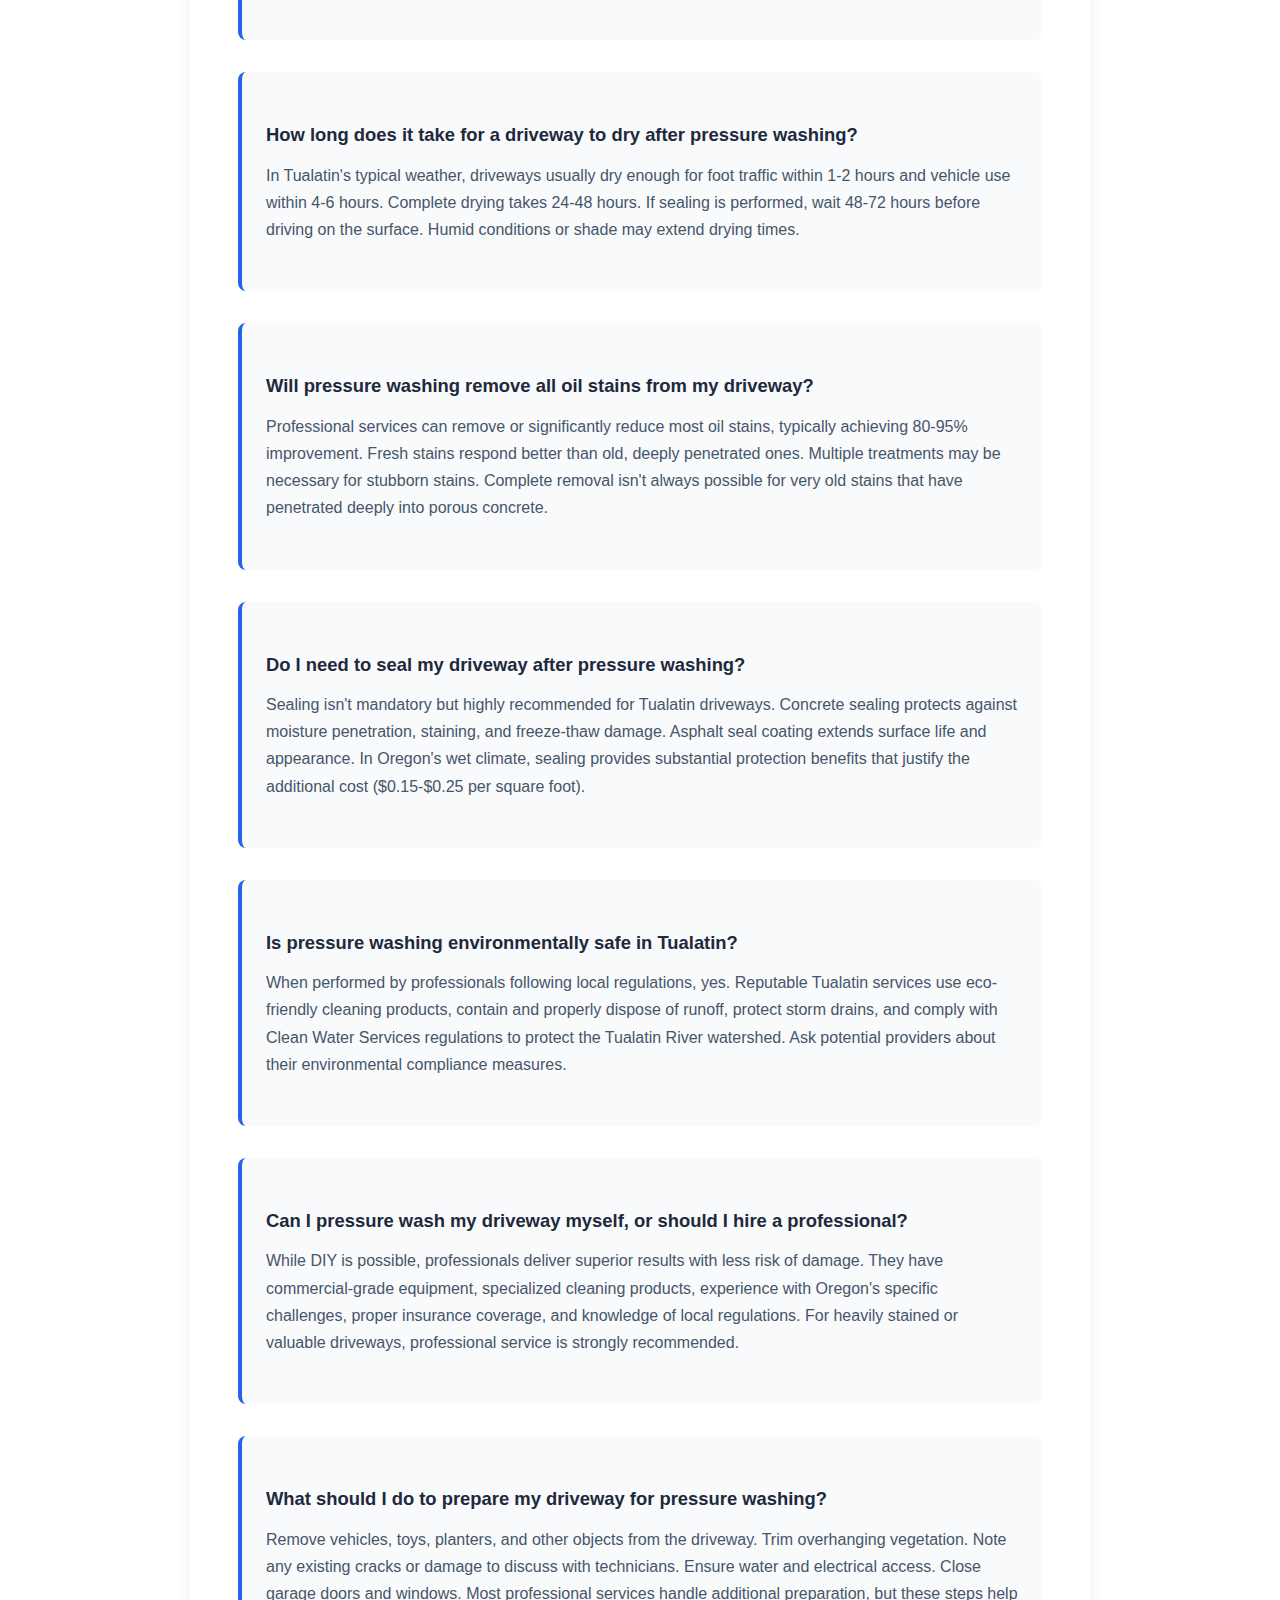
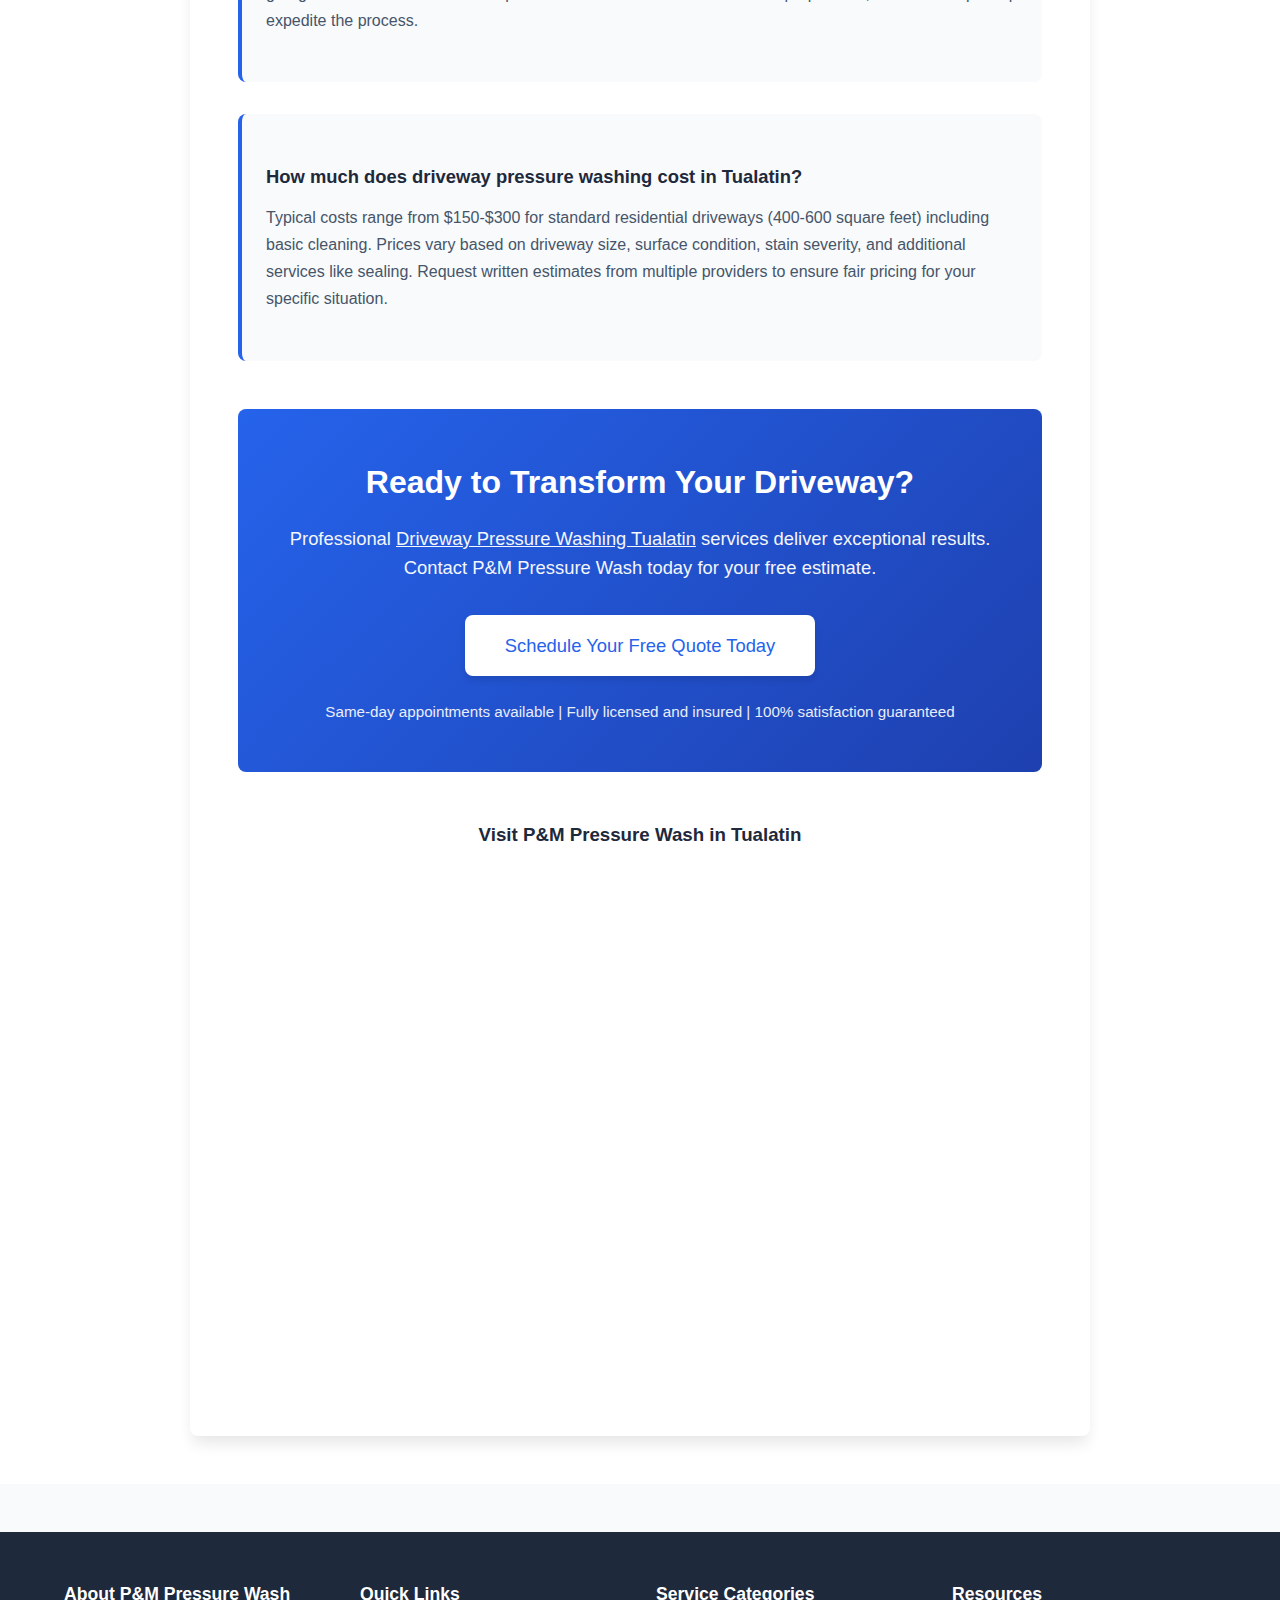
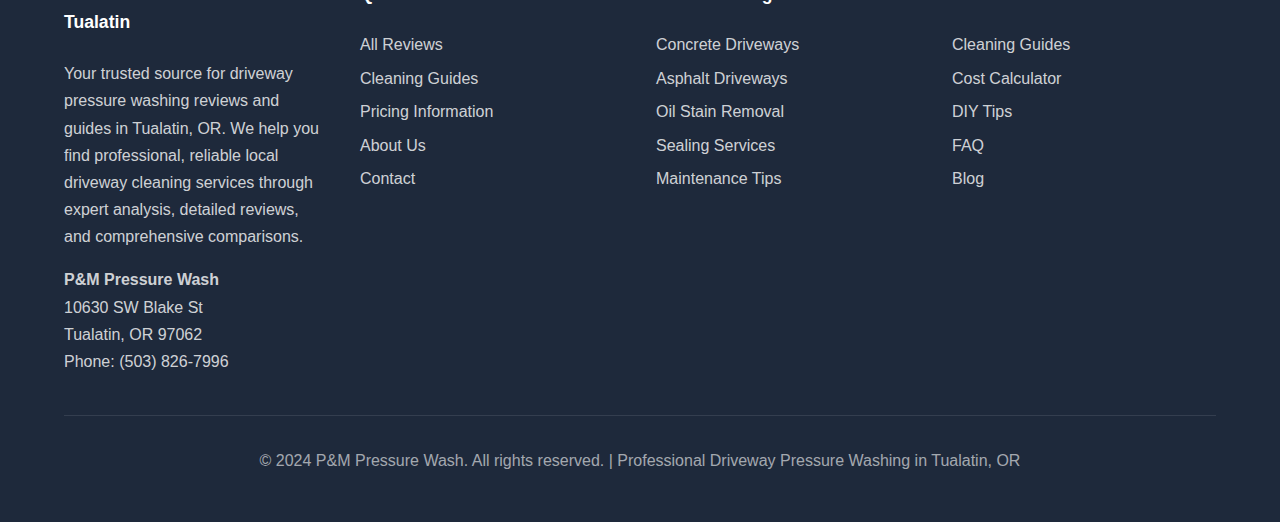
<file: Driveway-Pressure-Washing-Tualatin.html>
<!DOCTYPE html>
<html lang="en">
<head>
    <meta charset="UTF-8">
    <meta name="viewport" content="width=device-width, initial-scale=1.0">
    <meta name="description" content="Professional driveway pressure washing services in Tualatin, OR. Expert concrete and asphalt cleaning, oil stain removal, and comprehensive guides for Tualatin homeowners.">
    <title>Driveway Pressure Washing Tualatin | Professional Cleaning Services - P&M Pressure Wash</title>
    <link rel="stylesheet" href="styles.css">
</head>
<body>
    <!-- Header -->
    <header class="site-header">
        <div class="container">
            <div class="header-content">
                <div class="logo-section">
                    <h1 class="site-title">P&M Pressure Wash</h1>
                    <p class="site-tagline">Driveway Pressure Washing Tualatin | Expert Reviews & Professional Guides</p>
                </div>
                <nav class="main-nav">
                    <ul>
                        <li><a href="index.html">Home</a></li>
                        <li><a href="#reviews">Reviews</a></li>
                        <li><a href="#guides">Guides</a></li>
                        <li><a href="#services">Services</a></li>
                        <li><a href="#contact">Contact</a></li>
                    </ul>
                </nav>
            </div>
        </div>
    </header>

    <!-- Article Hero Section -->
    <section class="featured-section">
        <div class="container">
            <div class="featured-article">
                <div class="featured-badge">Comprehensive Guide</div>
                <h1 class="featured-title">Driveway Pressure Washing Tualatin</h1>
                <div class="article-meta">
                    <span class="meta-item">
                        <svg class="icon" width="16" height="16" viewBox="0 0 16 16" fill="currentColor">
                            <path d="M8 0a8 8 0 1 1 0 16A8 8 0 0 1 8 0zM4.5 7.5a.5.5 0 0 0 0 1h5.793l-2.147 2.146a.5.5 0 0 0 .708.708l3-3a.5.5 0 0 0 0-.708l-3-3a.5.5 0 1 0-.708.708L10.293 7.5H4.5z"/>
                        </svg>
                        December 18, 2024
                    </span>
                    <span class="meta-item category">Tualatin Services</span>
                    <span class="meta-item rating">
                        <span class="stars">★★★★★</span>
                        <span class="rating-text">5.0/5.0</span>
                    </span>
                </div>
            </div>
        </div>
    </section>

    <!-- Main Article Content -->
    <main class="article-main">
        <div class="container">
            <article class="article-content">
                <!-- Introduction -->
                <section class="article-section">
                    <p class="article-intro">Your driveway is one of the first things people notice about your Tualatin home. Over time, oil stains, dirt, moss, algae, and general grime can accumulate, making even the most well-maintained property look neglected. Professional <a href="https://pandmpressurewash.com/">Driveway Pressure Washing Tualatin</a> services offer a powerful solution to restore your driveway's appearance, enhance curb appeal, and protect your investment from long-term damage caused by Oregon's unique climate conditions.</p>

                    <p>In Tualatin, where rainfall averages over 40 inches per year and moisture levels remain high throughout fall, winter, and spring, driveways face constant challenges from organic growth, staining, and surface deterioration. Whether you have a concrete driveway, asphalt surface, or paver installation, understanding the benefits, process, and considerations for professional pressure washing services can help you make informed decisions about maintaining your property.</p>

                    <p>This comprehensive guide explores everything Tualatin homeowners need to know about driveway pressure washing, from the cleaning process and pricing structures to choosing the right local service provider and understanding Oregon-specific maintenance requirements.</p>
                </section>

                <!-- CTA Section -->
                <section class="cta-section" style="background-color: #f8fafc; padding: 2rem; border-radius: 0.5rem; margin: 2rem 0; text-align: center; border: 2px solid #e2e8f0;">
                    <h3 style="color: #1e293b; margin-bottom: 1rem; font-size: 1.75rem;">Professional Pressure Washing in Tualatin, OR</h3>
                    <p style="color: #475569; margin-bottom: 1.5rem; font-size: 1.1rem;">Transform your driveway with expert cleaning services. Same-day appointments available.</p>
                    <a href="https://pandmpressurewash.com/" class="btn btn-primary" style="font-size: 1.1rem; padding: 1rem 2rem;">Get A Free Quote</a>
                    <p style="color: #64748b; margin-top: 1rem; font-size: 0.9rem;">Driveway Pressure Washing Tualatin, OR</p>
                </section>

                <!-- Why Choose Professional Driveway Pressure Washing -->
                <section class="article-section">
                    <h2>Why Choose Professional Driveway Pressure Washing in Tualatin</h2>

                    <p>While DIY pressure washing might seem cost-effective, professional services offer significant advantages that justify the investment. Tualatin's wet climate creates unique challenges that require specialized knowledge, equipment, and techniques to address effectively without causing surface damage.</p>

                    <div class="info-box info-box-success">
                        <h3>Benefits of Professional Service</h3>
                        <ul>
                            <li>Advanced equipment capable of adjusting PSI levels for different surface types</li>
                            <li>Professional-grade cleaning solutions that remove stubborn stains without damaging surfaces</li>
                            <li>Experience handling Oregon's moss, algae, and mildew growth patterns</li>
                            <li>Proper drainage management to comply with local environmental regulations</li>
                            <li>Insurance coverage protecting your property during the cleaning process</li>
                            <li>Time savings - professional crews complete jobs in hours rather than days</li>
                            <li>Surface protection techniques that extend driveway lifespan</li>
                        </ul>
                    </div>

                    <p>Professional technicians understand that concrete driveways require different pressure levels (2,500-3,000 PSI) than asphalt surfaces (1,500-2,000 PSI), preventing the surface damage that commonly occurs with consumer-grade equipment. They also know how to angle the spray correctly, maintain appropriate distance from the surface, and use surface cleaners that prevent streaking and ensure uniform results.</p>

                    <p>In Tualatin specifically, professionals are familiar with local water usage regulations, proper runoff management to protect the Tualatin River watershed, and seasonal timing considerations that maximize cleaning effectiveness while minimizing environmental impact.</p>
                </section>

                <!-- Comprehensive Driveway Cleaning Services -->
                <section class="article-section">
                    <h2>Comprehensive Driveway Cleaning Services</h2>

                    <p>Professional <a href="https://share.google/E6qyYNZBbynse7ZpD">Driveway Pressure Washing Tualatin</a> services encompass far more than simply spraying water at high pressure. Comprehensive cleaning addresses multiple surface types, various stain categories, and long-term protection strategies tailored to Oregon's climate.</p>

                    <h3>Concrete Driveway Cleaning</h3>

                    <p>Concrete is Tualatin's most popular driveway surface due to its durability and longevity. However, concrete's porous nature makes it susceptible to deep staining from oil, rust, and organic matter. Professional concrete cleaning typically involves:</p>

                    <ul style="margin-left: 2rem; color: #475569; line-height: 1.8;">
                        <li><strong>Pre-treatment:</strong> Application of specialized degreasers and concrete cleaners to break down embedded stains</li>
                        <li><strong>High-pressure washing:</strong> Using 2,500-3,000 PSI with hot water options for stubborn stains</li>
                        <li><strong>Surface cleaning attachments:</strong> Rotary tools that ensure even cleaning without streaking</li>
                        <li><strong>Post-treatment sealing:</strong> Optional protective sealants that repel water and prevent future staining</li>
                    </ul>

                    <p>Tualatin's freeze-thaw cycles during winter months can cause concrete surface deterioration. Professional cleaning removes debris from surface pores before water penetrates and freezes, preventing crack formation and spalling.</p>

                    <h3>Asphalt Driveway Cleaning</h3>

                    <p>Asphalt requires more delicate handling than concrete to avoid surface damage. Professional asphalt cleaning services use lower pressure settings (1,500-2,000 PSI) and specialized techniques:</p>

                    <ul style="margin-left: 2rem; color: #475569; line-height: 1.8;">
                        <li><strong>Chemical pre-treatment:</strong> Gentle degreasers that lift oil stains without petroleum-based solvents that damage asphalt</li>
                        <li><strong>Controlled pressure washing:</strong> Lower PSI settings that clean effectively without disturbing aggregate</li>
                        <li><strong>Soft washing techniques:</strong> For older or more delicate asphalt surfaces</li>
                        <li><strong>Seal coating preparation:</strong> Thorough cleaning before applying protective seal coats</li>
                    </ul>

                    <p>Oregon's wet climate accelerates asphalt deterioration through moisture penetration. Regular professional cleaning removes organic growth and prepares surfaces for seal coating, extending driveway lifespan by 5-10 years.</p>

                    <h3>Oil Stain Removal</h3>

                    <p>Oil stains present the most challenging cleaning scenario for Tualatin driveways. Vehicle oil leaks quickly penetrate porous concrete and asphalt, requiring specialized treatment:</p>

                    <div class="info-box info-box-info">
                        <h3>Professional Oil Stain Removal Process</h3>
                        <ul>
                            <li><strong>Stain assessment:</strong> Determining oil type, age, and penetration depth</li>
                            <li><strong>Absorbent application:</strong> For fresh oil stains, specialized absorbents draw oil from surface pores</li>
                            <li><strong>Degreaser treatment:</strong> Industrial-strength degreasers break down petroleum bonds</li>
                            <li><strong>Hot water pressure washing:</strong> Heat activation of cleaning agents with high-pressure extraction</li>
                            <li><strong>Enzymatic cleaners:</strong> Biological treatments that break down oil molecules for deep stains</li>
                            <li><strong>Multiple treatment cycles:</strong> Stubborn stains may require 2-3 treatment applications</li>
                        </ul>
                    </div>

                    <p>Professional services can remove even years-old oil stains that homeowners consider permanent, using techniques and products unavailable to consumers. While complete stain removal isn't always possible for extremely old or deeply penetrated stains, professionals can typically achieve 80-95% improvement in appearance.</p>
                </section>

                <!-- The Driveway Pressure Washing Process -->
                <section class="article-section">
                    <h2>The Driveway Pressure Washing Process</h2>

                    <p>Understanding what happens during a professional driveway cleaning helps Tualatin homeowners prepare their property and set realistic expectations for results. The comprehensive process typically unfolds in these stages:</p>

                    <p><strong>Initial Assessment (10-15 minutes):</strong> Professional technicians inspect your driveway to identify surface type, stain categories, problem areas, and potential concerns like cracks or loose material. They'll discuss your goals, explain their process, and provide specific recommendations for your situation.</p>

                    <p><strong>Area Preparation (15-20 minutes):</strong> The team protects surrounding landscaping, moves vehicles and objects from the driveway, sets up water reclamation systems if required, and establishes proper drainage paths to comply with Tualatin environmental regulations.</p>

                    <p><strong>Pre-Treatment Application (20-30 minutes):</strong> Specialized cleaning solutions are applied to address specific stain types. Oil stains receive degreasers, organic growth gets mildew/algae treatments, and rust stains are treated with acid-based cleaners. Solutions dwell for 10-15 minutes to break down contaminants at the molecular level.</p>

                    <p><strong>Pressure Washing (1-3 hours depending on size):</strong> Using professional-grade equipment, technicians systematically clean the entire driveway surface. They maintain consistent distance and angle, overlap passes to prevent streaking, adjust pressure for different areas, and pay special attention to stained or problematic sections.</p>

                    <p><strong>Detail Work (30-45 minutes):</strong> After the main cleaning, professionals address edges, corners, expansion joints, and any remaining stubborn stains with targeted treatments and hand tools when necessary.</p>

                    <p><strong>Final Inspection and Post-Treatment (15-20 minutes):</strong> The team inspects results with the homeowner, applies optional sealants if requested, provides maintenance recommendations specific to your driveway, and ensures complete customer satisfaction before leaving.</p>

                    <div class="info-box info-box-warning">
                        <h3>Important Timing Considerations</h3>
                        <p>Most Tualatin driveway cleaning projects take 2-4 hours for standard residential driveways (400-600 square feet). Larger driveways, heavily stained surfaces, or those requiring extensive oil stain removal may need 4-6 hours or multiple visits. Plan accordingly when scheduling your service.</p>
                    </div>
                </section>

                <!-- Tualatin-Specific Considerations -->
                <section class="article-section">
                    <h2>Tualatin-Specific Considerations</h2>

                    <p>Tualatin's location in Oregon's Willamette Valley creates unique environmental conditions that impact driveway maintenance requirements and cleaning strategies.</p>

                    <h3>Oregon Weather Impact</h3>

                    <p>Tualatin receives approximately 42 inches of annual rainfall, with most precipitation occurring between October and April. This extended wet season creates ideal conditions for moss, algae, mildew, and lichen growth on driveway surfaces. These organic growths aren't merely cosmetic issues - they actually accelerate surface deterioration by retaining moisture and producing acids that break down concrete and asphalt.</p>

                    <p>Professional pressure washing services in Tualatin typically recommend cleaning schedules aligned with Oregon's weather patterns:</p>

                    <ul style="margin-left: 2rem; color: #475569; line-height: 1.8;">
                        <li><strong>Spring cleaning (April-May):</strong> Remove winter accumulation of organic growth before summer</li>
                        <li><strong>Fall preparation (September-October):</strong> Clean and seal before wet season begins</li>
                        <li><strong>Spot treatments:</strong> Address specific stains or problem areas as they develop</li>
                    </ul>

                    <p>The mild Tualatin winters rarely bring extended freezing temperatures, but occasional freeze-thaw cycles can damage water-saturated concrete and asphalt. Professional cleaning removes moisture-retaining debris, protecting your driveway from these cycles.</p>

                    <h3>Local Regulations</h3>

                    <p>Tualatin and surrounding Washington County have specific regulations regarding pressure washing runoff to protect local waterways, particularly the Tualatin River and its tributaries. Professional services understand and comply with these requirements:</p>

                    <div class="info-box info-box-info">
                        <h3>Tualatin Environmental Compliance</h3>
                        <ul>
                            <li>Proper containment and disposal of wastewater containing cleaning chemicals</li>
                            <li>Use of biodegradable, eco-friendly cleaning products when possible</li>
                            <li>Storm drain protection to prevent contaminated runoff</li>
                            <li>Water reclamation systems for properties near sensitive areas</li>
                            <li>Compliance with Clean Water Services regulations</li>
                        </ul>
                    </div>

                    <p>Oregon state law also requires pressure washing businesses to carry proper licensing, liability insurance, and workers' compensation coverage. Verify these credentials before hiring any service provider.</p>
                </section>

                <!-- Pricing and Cost Factors -->
                <section class="article-section">
                    <h2>Pricing and Cost Factors</h2>

                    <p>Understanding <a href="https://maps.app.goo.gl/ZYyCNvmv6BR1THKb7">Driveway Pressure Washing Tualatin</a> pricing helps homeowners budget appropriately and recognize fair market rates. Several factors influence total costs:</p>

                    <p><strong>Driveway Size:</strong> Most companies charge by square footage, with prices ranging from $0.25-$0.50 per square foot for standard cleaning. A typical Tualatin residential driveway (500 square feet) costs $125-$250 for basic pressure washing services.</p>

                    <p><strong>Surface Condition:</strong> Heavily stained or neglected driveways requiring extensive pre-treatment, multiple cleaning passes, or specialized stain removal techniques cost more than well-maintained surfaces needing routine cleaning.</p>

                    <p><strong>Surface Type:</strong> Concrete and asphalt cleaning typically cost similar amounts, but paver driveways often run 20-30% higher due to the additional detail work required for grout lines and individual paver cleaning.</p>

                    <p><strong>Additional Services:</strong> Oil stain removal ($25-$75 per stain), sealing/seal coating ($0.15-$0.25 per square foot), and rust removal ($50-$100) add to base cleaning costs.</p>

                    <div class="comparison-table-wrapper" style="margin: 2rem 0;">
                        <h3 class="table-title">Tualatin Driveway Pressure Washing Pricing Guide</h3>
                        <table class="comparison-table">
                            <thead>
                                <tr>
                                    <th>Service Type</th>
                                    <th>Small Driveway (200-400 sq ft)</th>
                                    <th>Standard Driveway (400-600 sq ft)</th>
                                    <th>Large Driveway (600-1000 sq ft)</th>
                                </tr>
                            </thead>
                            <tbody>
                                <tr>
                                    <td><strong>Basic Cleaning</strong></td>
                                    <td>$75-$150</td>
                                    <td>$150-$250</td>
                                    <td>$250-$400</td>
                                </tr>
                                <tr>
                                    <td><strong>Deep Cleaning + Oil Stain Removal</strong></td>
                                    <td>$125-$225</td>
                                    <td>$225-$375</td>
                                    <td>$375-$600</td>
                                </tr>
                                <tr>
                                    <td><strong>Cleaning + Sealing</strong></td>
                                    <td>$150-$275</td>
                                    <td>$275-$450</td>
                                    <td>$450-$725</td>
                                </tr>
                                <tr>
                                    <td><strong>Premium Package (All Services)</strong></td>
                                    <td>$200-$350</td>
                                    <td>$350-$550</td>
                                    <td>$550-$900</td>
                                </tr>
                            </tbody>
                        </table>
                    </div>

                    <p><strong>Seasonal Pricing:</strong> Many Tualatin pressure washing services offer spring and fall specials or discounted rates during slower winter months (January-February). Booking during these periods can save 10-20% on standard pricing.</p>

                    <p><strong>Package Deals:</strong> Companies often discount bundled services like driveway cleaning combined with walkway, patio, or house washing. Multi-surface cleaning packages typically save 15-25% compared to individual service pricing.</p>
                </section>

                <!-- Benefits of Regular Driveway Cleaning -->
                <section class="article-section">
                    <h2>Benefits of Regular Driveway Cleaning</h2>

                    <p>Beyond obvious aesthetic improvements, regular professional driveway pressure washing delivers substantial practical and financial benefits for Tualatin homeowners:</p>

                    <div class="info-box info-box-success">
                        <h3>Key Benefits of Professional Driveway Maintenance</h3>
                        <ul>
                            <li><strong>Enhanced Curb Appeal:</strong> A clean driveway dramatically improves your property's first impression, particularly important if you're considering selling your Tualatin home</li>
                            <li><strong>Increased Property Value:</strong> Regular maintenance can add $5,000-$15,000 to your home's perceived value by suggesting overall property care</li>
                            <li><strong>Extended Surface Lifespan:</strong> Removing corrosive substances and organic growth extends concrete and asphalt life by 30-50%</li>
                            <li><strong>Safety Improvements:</strong> Eliminating moss and algae prevents slippery surfaces that cause falls, especially during Oregon's wet months</li>
                            <li><strong>Preventive Maintenance:</strong> Early identification of cracks, deterioration, or drainage issues allows affordable repairs before major problems develop</li>
                            <li><strong>Environmental Protection:</strong> Professional cleaning prevents oil and chemical leaching into Tualatin's groundwater and watershed</li>
                            <li><strong>Healthier Environment:</strong> Removing mold, mildew, and allergens from your driveway improves air quality around your home</li>
                        </ul>
                    </div>

                    <p>The investment in regular professional cleaning ($150-$300 annually) is minimal compared to the cost of premature driveway replacement ($5,000-$15,000 for concrete, $3,000-$8,000 for asphalt). Most Tualatin homeowners find that annual or bi-annual cleaning pays for itself through extended surface life and maintained property values.</p>
                </section>

                <!-- Choosing the Right Service -->
                <section class="article-section">
                    <h2>Choosing the Right Pressure Washing Service in Tualatin</h2>

                    <p>Selecting a qualified, reliable pressure washing service protects your investment and ensures quality results. Consider these factors when evaluating Tualatin providers:</p>

                    <p><strong>Licensing and Insurance:</strong> Verify current Oregon Contractor's License (if applicable), general liability insurance ($1-2 million minimum), and workers' compensation coverage. Request certificate of insurance showing your property as additional insured during the project.</p>

                    <p><strong>Experience with Local Conditions:</strong> Choose companies with specific experience addressing Oregon's moss, algae, and mildew issues. Ask how long they've served Tualatin and surrounding areas, and request examples of similar projects they've completed locally.</p>

                    <p><strong>Equipment and Techniques:</strong> Professional services should use commercial-grade pressure washers with adjustable PSI (not just fixed-pressure consumer models), surface cleaning attachments for uniform results, hot water capabilities for stubborn stains, and water reclamation systems for environmental compliance.</p>

                    <p><strong>Cleaning Products:</strong> Ask about the specific cleaning solutions they use. Quality services employ professional-grade products appropriate for your surface type, eco-friendly options when available, and proper disposal methods for chemical runoff.</p>

                    <p><strong>References and Reviews:</strong> Check online reviews on Google, Yelp, and Angie's List focusing on Tualatin-specific customer experiences. Request references from recent local projects, particularly those involving similar driveways to yours. Look for consistent positive feedback about results, professionalism, and cleanup.</p>

                    <p><strong>Written Estimates:</strong> Obtain detailed written quotes from at least three Tualatin providers including square footage calculations, specific services included, product specifications, timeline expectations, and warranty or satisfaction guarantee terms. Beware of estimates significantly lower than others - they often indicate inexperience or use of inferior methods.</p>

                    <p><strong>Communication and Professionalism:</strong> Quality service providers respond promptly to inquiries, arrive on time for estimates, explain their process clearly, answer questions thoroughly, and maintain professional appearance and demeanor. These attributes usually reflect the quality of work you'll receive.</p>

                    <div class="info-box info-box-warning">
                        <h3>Red Flags to Avoid</h3>
                        <ul>
                            <li>No physical business address or only P.O. box listings</li>
                            <li>Unwillingness to provide proof of insurance</li>
                            <li>Pressure to sign contracts or pay deposits immediately</li>
                            <li>Cash-only payment requirements with no receipt</li>
                            <li>Vague estimates without specific service details</li>
                            <li>No references or overwhelmingly negative online reviews</li>
                            <li>Door-to-door solicitation offering unusually low prices</li>
                        </ul>
                    </div>
                </section>

                <!-- FAQ Section -->
                <section class="article-section">
                    <h2>Frequently Asked Questions About Driveway Pressure Washing in Tualatin</h2>

                    <div class="faq-container" style="margin: 2rem 0;">
                        <div class="faq-item" style="margin-bottom: 2rem; padding: 1.5rem; background: #f8fafc; border-radius: 0.5rem; border-left: 4px solid #2563eb;">
                            <h4 style="color: #1e293b; margin-bottom: 0.75rem; font-size: 1.15rem;">How often should I have my Tualatin driveway pressure washed?</h4>
                            <p style="color: #475569; line-height: 1.7;">Most Tualatin homeowners benefit from annual pressure washing, typically in spring or fall. Properties with significant tree coverage, heavy vehicle use, or visible oil staining may need bi-annual service. Oregon's wet climate accelerates organic growth, making regular cleaning more important here than in drier regions.</p>
                        </div>

                        <div class="faq-item" style="margin-bottom: 2rem; padding: 1.5rem; background: #f8fafc; border-radius: 0.5rem; border-left: 4px solid #2563eb;">
                            <h4 style="color: #1e293b; margin-bottom: 0.75rem; font-size: 1.15rem;">What's the best time of year for driveway pressure washing in Tualatin?</h4>
                            <p style="color: #475569; line-height: 1.7;">Late spring (April-May) and early fall (September-October) offer ideal conditions. Spring cleaning removes winter accumulation before summer, while fall cleaning prepares your driveway for wet season protection. Avoid winter months when freezing temperatures might occur within 48 hours after cleaning.</p>
                        </div>

                        <div class="faq-item" style="margin-bottom: 2rem; padding: 1.5rem; background: #f8fafc; border-radius: 0.5rem; border-left: 4px solid #2563eb;">
                            <h4 style="color: #1e293b; margin-bottom: 0.75rem; font-size: 1.15rem;">Can pressure washing damage my concrete or asphalt driveway?</h4>
                            <p style="color: #475569; line-height: 1.7;">When performed correctly by professionals, pressure washing is safe for driveways. However, inexperienced operators using excessive pressure, incorrect angles, or inappropriate techniques can cause surface etching, aggregate exposure, or sealant removal. This is why professional service is recommended over DIY attempts.</p>
                        </div>

                        <div class="faq-item" style="margin-bottom: 2rem; padding: 1.5rem; background: #f8fafc; border-radius: 0.5rem; border-left: 4px solid #2563eb;">
                            <h4 style="color: #1e293b; margin-bottom: 0.75rem; font-size: 1.15rem;">How long does it take for a driveway to dry after pressure washing?</h4>
                            <p style="color: #475569; line-height: 1.7;">In Tualatin's typical weather, driveways usually dry enough for foot traffic within 1-2 hours and vehicle use within 4-6 hours. Complete drying takes 24-48 hours. If sealing is performed, wait 48-72 hours before driving on the surface. Humid conditions or shade may extend drying times.</p>
                        </div>

                        <div class="faq-item" style="margin-bottom: 2rem; padding: 1.5rem; background: #f8fafc; border-radius: 0.5rem; border-left: 4px solid #2563eb;">
                            <h4 style="color: #1e293b; margin-bottom: 0.75rem; font-size: 1.15rem;">Will pressure washing remove all oil stains from my driveway?</h4>
                            <p style="color: #475569; line-height: 1.7;">Professional services can remove or significantly reduce most oil stains, typically achieving 80-95% improvement. Fresh stains respond better than old, deeply penetrated ones. Multiple treatments may be necessary for stubborn stains. Complete removal isn't always possible for very old stains that have penetrated deeply into porous concrete.</p>
                        </div>

                        <div class="faq-item" style="margin-bottom: 2rem; padding: 1.5rem; background: #f8fafc; border-radius: 0.5rem; border-left: 4px solid #2563eb;">
                            <h4 style="color: #1e293b; margin-bottom: 0.75rem; font-size: 1.15rem;">Do I need to seal my driveway after pressure washing?</h4>
                            <p style="color: #475569; line-height: 1.7;">Sealing isn't mandatory but highly recommended for Tualatin driveways. Concrete sealing protects against moisture penetration, staining, and freeze-thaw damage. Asphalt seal coating extends surface life and appearance. In Oregon's wet climate, sealing provides substantial protection benefits that justify the additional cost ($0.15-$0.25 per square foot).</p>
                        </div>

                        <div class="faq-item" style="margin-bottom: 2rem; padding: 1.5rem; background: #f8fafc; border-radius: 0.5rem; border-left: 4px solid #2563eb;">
                            <h4 style="color: #1e293b; margin-bottom: 0.75rem; font-size: 1.15rem;">Is pressure washing environmentally safe in Tualatin?</h4>
                            <p style="color: #475569; line-height: 1.7;">When performed by professionals following local regulations, yes. Reputable Tualatin services use eco-friendly cleaning products, contain and properly dispose of runoff, protect storm drains, and comply with Clean Water Services regulations to protect the Tualatin River watershed. Ask potential providers about their environmental compliance measures.</p>
                        </div>

                        <div class="faq-item" style="margin-bottom: 2rem; padding: 1.5rem; background: #f8fafc; border-radius: 0.5rem; border-left: 4px solid #2563eb;">
                            <h4 style="color: #1e293b; margin-bottom: 0.75rem; font-size: 1.15rem;">Can I pressure wash my driveway myself, or should I hire a professional?</h4>
                            <p style="color: #475569; line-height: 1.7;">While DIY is possible, professionals deliver superior results with less risk of damage. They have commercial-grade equipment, specialized cleaning products, experience with Oregon's specific challenges, proper insurance coverage, and knowledge of local regulations. For heavily stained or valuable driveways, professional service is strongly recommended.</p>
                        </div>

                        <div class="faq-item" style="margin-bottom: 2rem; padding: 1.5rem; background: #f8fafc; border-radius: 0.5rem; border-left: 4px solid #2563eb;">
                            <h4 style="color: #1e293b; margin-bottom: 0.75rem; font-size: 1.15rem;">What should I do to prepare my driveway for pressure washing?</h4>
                            <p style="color: #475569; line-height: 1.7;">Remove vehicles, toys, planters, and other objects from the driveway. Trim overhanging vegetation. Note any existing cracks or damage to discuss with technicians. Ensure water and electrical access. Close garage doors and windows. Most professional services handle additional preparation, but these steps help expedite the process.</p>
                        </div>

                        <div class="faq-item" style="margin-bottom: 2rem; padding: 1.5rem; background: #f8fafc; border-radius: 0.5rem; border-left: 4px solid #2563eb;">
                            <h4 style="color: #1e293b; margin-bottom: 0.75rem; font-size: 1.15rem;">How much does driveway pressure washing cost in Tualatin?</h4>
                            <p style="color: #475569; line-height: 1.7;">Typical costs range from $150-$300 for standard residential driveways (400-600 square feet) including basic cleaning. Prices vary based on driveway size, surface condition, stain severity, and additional services like sealing. Request written estimates from multiple providers to ensure fair pricing for your specific situation.</p>
                        </div>
                    </div>
                </section>

                <!-- Final CTA Section -->
                <section class="cta-section" style="background: linear-gradient(135deg, #2563eb 0%, #1e40af 100%); padding: 3rem 2rem; border-radius: 0.5rem; margin: 3rem 0; text-align: center; color: white;">
                    <h3 style="color: white; margin-bottom: 1rem; font-size: 2rem;">Ready to Transform Your Driveway?</h3>
                    <p style="margin-bottom: 2rem; font-size: 1.15rem; opacity: 0.95;">Professional <a href="https://juteakter965.github.io/P-M-Pressure-Wash-Pressure-Washing/Pressure-Washing-in-Tualatin.html" style="color: white; text-decoration: underline;">Driveway Pressure Washing Tualatin</a> services deliver exceptional results. Contact P&M Pressure Wash today for your free estimate.</p>
                    <a href="https://pandmpressurewash.com/" class="btn" style="background-color: white; color: #2563eb; font-size: 1.15rem; padding: 1rem 2.5rem; box-shadow: 0 4px 6px rgba(0, 0, 0, 0.1);">Schedule Your Free Quote Today</a>
                    <p style="margin-top: 1.5rem; font-size: 0.95rem; opacity: 0.9;">Same-day appointments available | Fully licensed and insured | 100% satisfaction guaranteed</p>
                </section>

                <!-- Map Section -->
                <section class="map-section" style="margin: 3rem 0;">
                    <h3 style="text-align: center; margin-bottom: 2rem; color: #1e293b;">Visit P&M Pressure Wash in Tualatin</h3>
                    <div style="text-align: center;">
                        <iframe src="https://www.google.com/maps/embed?pb=!1m18!1m12!1m3!1d342936.8353689882!2d-123.39539609645776!3d45.36297360944677!2m3!1f0!2f0!3f0!3m2!1i1024!2i768!4f13.1!3m3!1m2!1s0x64ab724bcd2d65bf%3A0x36f4bd3710f51b34!2sP%26M%20Pressure%20Wash!5e1!3m2!1sen!2sus!4v1766087542731!5m2!1sen!2sus" width="100%" height="450" style="border:0; border-radius: 0.5rem; max-width: 1000px;" allowfullscreen="" loading="lazy" referrerpolicy="no-referrer-when-downgrade"></iframe>
                    </div>
                </section>

            </article>
        </div>
    </main>

    <!-- Footer -->
    <footer class="site-footer">
        <div class="container">
            <div class="footer-content">
                <div class="footer-section">
                    <h4 class="footer-title">About P&M Pressure Wash Tualatin</h4>
                    <p class="footer-text">Your trusted source for driveway pressure washing reviews and guides in Tualatin, OR. We help you find professional, reliable local driveway cleaning services through expert analysis, detailed reviews, and comprehensive comparisons.</p>
                    <p class="footer-text" style="margin-top: 1rem;"><strong>P&M Pressure Wash</strong><br>
                    10630 SW Blake St<br>
                    Tualatin, OR 97062<br>
                    Phone: (503) 826-7996</p>
                </div>

                <div class="footer-section">
                    <h4 class="footer-title">Quick Links</h4>
                    <ul class="footer-links">
                        <li><a href="#">All Reviews</a></li>
                        <li><a href="#">Cleaning Guides</a></li>
                        <li><a href="#">Pricing Information</a></li>
                        <li><a href="#">About Us</a></li>
                        <li><a href="#">Contact</a></li>
                    </ul>
                </div>

                <div class="footer-section">
                    <h4 class="footer-title">Service Categories</h4>
                    <ul class="footer-links">
                        <li><a href="#">Concrete Driveways</a></li>
                        <li><a href="#">Asphalt Driveways</a></li>
                        <li><a href="#">Oil Stain Removal</a></li>
                        <li><a href="#">Sealing Services</a></li>
                        <li><a href="#">Maintenance Tips</a></li>
                    </ul>
                </div>

                <div class="footer-section">
                    <h4 class="footer-title">Resources</h4>
                    <ul class="footer-links">
                        <li><a href="#">Cleaning Guides</a></li>
                        <li><a href="#">Cost Calculator</a></li>
                        <li><a href="#">DIY Tips</a></li>
                        <li><a href="#">FAQ</a></li>
                        <li><a href="#">Blog</a></li>
                    </ul>
                </div>
            </div>

            <div class="footer-bottom">
                <p>&copy; 2024 P&M Pressure Wash. All rights reserved. | Professional Driveway Pressure Washing in Tualatin, OR</p>
            </div>
        </div>
    </footer>
</body>
</html>
</file>
<file: styles.css>
:root {
    --primary-color: #2563eb;
    --primary-dark: #1e40af;
    --secondary-color: #64748b;
    --text-primary: #1e293b;
    --text-secondary: #475569;
    --background: #ffffff;
    --background-alt: #f8fafc;
    --border-color: #e2e8f0;
    --shadow-sm: 0 1px 2px 0 rgba(0, 0, 0, 0.05);
    --shadow-md: 0 4px 6px -1px rgba(0, 0, 0, 0.1);
    --shadow-lg: 0 10px 15px -3px rgba(0, 0, 0, 0.1);
    --success-color: #10b981;
    --warning-color: #f59e0b;
    --info-color: #3b82f6;
    --spacing-xs: 0.5rem;
    --spacing-sm: 1rem;
    --spacing-md: 1.5rem;
    --spacing-lg: 2rem;
    --spacing-xl: 3rem;
    --border-radius: 0.5rem;
    --transition: all 0.3s ease;
}

* {
    margin: 0;
    padding: 0;
    box-sizing: border-box;
}

body {
    font-family: -apple-system, BlinkMacSystemFont, 'Segoe UI', 'Roboto', 'Oxygen', 'Ubuntu', 'Cantarell', sans-serif;
    line-height: 1.6;
    color: var(--text-primary);
    background-color: var(--background-alt);
}

.container {
    max-width: 1200px;
    margin: 0 auto;
    padding: 0 var(--spacing-md);
}

/* Header Styles */
.site-header {
    background: linear-gradient(135deg, var(--primary-color) 0%, var(--primary-dark) 100%);
    color: white;
    padding: var(--spacing-xl) var(--spacing-md);
    text-align: center;
    box-shadow: var(--shadow-md);
}

.site-title {
    font-size: 2.5rem;
    font-weight: 700;
    margin-bottom: var(--spacing-xs);
    text-shadow: 0 2px 4px rgba(0, 0, 0, 0.1);
}

.site-tagline {
    font-size: 1.1rem;
    opacity: 0.95;
    font-weight: 300;
}

/* Navigation */
nav {
    background-color: var(--background);
    box-shadow: var(--shadow-sm);
    padding: var(--spacing-sm) 0;
    position: sticky;
    top: 0;
    z-index: 100;
}

nav ul {
    list-style: none;
    display: flex;
    justify-content: center;
    flex-wrap: wrap;
    gap: var(--spacing-md);
}

nav a {
    color: var(--text-primary);
    text-decoration: none;
    font-weight: 500;
    padding: var(--spacing-xs) var(--spacing-sm);
    border-radius: var(--border-radius);
    transition: var(--transition);
}

nav a:hover {
    color: var(--primary-color);
    background-color: var(--background-alt);
}

/* Main Content */
main {
    padding: var(--spacing-xl) 0;
}

section {
    margin-bottom: var(--spacing-xl);
}

h2 {
    font-size: 2rem;
    color: var(--text-primary);
    margin-bottom: var(--spacing-lg);
    text-align: center;
    position: relative;
    padding-bottom: var(--spacing-sm);
}

h2::after {
    content: '';
    position: absolute;
    bottom: 0;
    left: 50%;
    transform: translateX(-50%);
    width: 60px;
    height: 3px;
    background: var(--primary-color);
    border-radius: 2px;
}

/* Featured Article */
.featured-article {
    background: var(--background);
    border-radius: var(--border-radius);
    padding: var(--spacing-lg);
    box-shadow: var(--shadow-lg);
    margin-bottom: var(--spacing-xl);
}

.article-meta {
    display: flex;
    gap: var(--spacing-sm);
    margin-bottom: var(--spacing-md);
    flex-wrap: wrap;
}

.meta-item {
    display: inline-block;
    padding: 0.25rem 0.75rem;
    background-color: var(--background-alt);
    border-radius: 1rem;
    font-size: 0.875rem;
    color: var(--text-secondary);
    border: 1px solid var(--border-color);
}

.rating {
    color: var(--warning-color);
    font-weight: 600;
}

.featured-article h3 {
    font-size: 1.75rem;
    color: var(--text-primary);
    margin-bottom: var(--spacing-sm);
}

.featured-article p {
    color: var(--text-secondary);
    margin-bottom: var(--spacing-md);
    line-height: 1.8;
}

/* Buttons */
.btn {
    display: inline-block;
    padding: 0.75rem 1.5rem;
    background-color: var(--primary-color);
    color: white;
    text-decoration: none;
    border-radius: var(--border-radius);
    font-weight: 500;
    transition: var(--transition);
    border: none;
    cursor: pointer;
    text-align: center;
}

.btn:hover {
    background-color: var(--primary-dark);
    transform: translateY(-2px);
    box-shadow: var(--shadow-md);
}

.btn-secondary {
    background-color: var(--secondary-color);
}

.btn-secondary:hover {
    background-color: #475569;
}

/* Grid Layouts */
.reviews-grid,
.categories-grid {
    display: grid;
    grid-template-columns: repeat(auto-fill, minmax(300px, 1fr));
    gap: var(--spacing-lg);
    margin-top: var(--spacing-lg);
}

/* Cards */
.review-card,
.category-card {
    background: var(--background);
    border-radius: var(--border-radius);
    padding: var(--spacing-lg);
    box-shadow: var(--shadow-md);
    transition: var(--transition);
    border: 1px solid var(--border-color);
}

.review-card:hover,
.category-card:hover {
    transform: translateY(-5px);
    box-shadow: var(--shadow-lg);
    border-color: var(--primary-color);
}

.review-card h3,
.category-card h3 {
    color: var(--text-primary);
    margin-bottom: var(--spacing-sm);
    font-size: 1.25rem;
}

.review-card p,
.category-card p {
    color: var(--text-secondary);
    margin-bottom: var(--spacing-md);
    line-height: 1.7;
}

/* Star Rating */
.stars {
    color: var(--warning-color);
    font-size: 1.1rem;
    margin-bottom: var(--spacing-xs);
}

/* Badge */
.badge {
    display: inline-block;
    padding: 0.25rem 0.75rem;
    background-color: var(--primary-color);
    color: white;
    border-radius: 1rem;
    font-size: 0.75rem;
    font-weight: 600;
    margin-bottom: var(--spacing-sm);
}

.badge-new {
    background-color: var(--success-color);
}

.badge-popular {
    background-color: var(--warning-color);
}

/* Rankings */
.rankings-list {
    list-style: none;
    max-width: 800px;
    margin: var(--spacing-lg) auto;
}

.ranking-item {
    background: var(--background);
    padding: var(--spacing-lg);
    margin-bottom: var(--spacing-md);
    border-radius: var(--border-radius);
    display: flex;
    align-items: center;
    gap: var(--spacing-md);
    box-shadow: var(--shadow-md);
    transition: var(--transition);
    border: 2px solid var(--border-color);
}

.ranking-item:hover {
    transform: translateX(5px);
    border-color: var(--primary-color);
}

.rank-number {
    font-size: 2rem;
    font-weight: 700;
    color: var(--primary-color);
    min-width: 50px;
    text-align: center;
}

.rank-gold {
    color: #f59e0b;
}

.rank-silver {
    color: #94a3b8;
}

.rank-bronze {
    color: #cd7f32;
}

.ranking-info {
    flex: 1;
}

.ranking-info h3 {
    margin-bottom: 0.25rem;
    color: var(--text-primary);
}

.ranking-info p {
    color: var(--text-secondary);
    font-size: 0.9rem;
}

/* Comparison Table */
.comparison-table {
    width: 100%;
    background: var(--background);
    border-radius: var(--border-radius);
    overflow: hidden;
    box-shadow: var(--shadow-md);
    margin-top: var(--spacing-lg);
}

.comparison-table table {
    width: 100%;
    border-collapse: collapse;
}

.comparison-table th,
.comparison-table td {
    padding: var(--spacing-md);
    text-align: left;
    border-bottom: 1px solid var(--border-color);
}

.comparison-table th {
    background-color: var(--primary-color);
    color: white;
    font-weight: 600;
}

.comparison-table tr:last-child td {
    border-bottom: none;
}

.comparison-table tr:hover {
    background-color: var(--background-alt);
}

/* Info Boxes */
.info-box {
    padding: var(--spacing-lg);
    border-radius: var(--border-radius);
    margin: var(--spacing-lg) 0;
    border-left: 4px solid;
}

.info-box h3 {
    margin-bottom: var(--spacing-sm);
    font-size: 1.1rem;
}

.info-box ul {
    margin-left: var(--spacing-lg);
    color: var(--text-secondary);
}

.info-box li {
    margin-bottom: var(--spacing-xs);
    line-height: 1.6;
}

.info-box li::marker {
    content: '✓ ';
    font-weight: bold;
}

.info-box-success {
    background-color: #f0fdf4;
    border-color: var(--success-color);
}

.info-box-success h3 {
    color: var(--success-color);
}

.info-box-info {
    background-color: #eff6ff;
    border-color: var(--info-color);
}

.info-box-info h3 {
    color: var(--info-color);
}

.info-box-warning {
    background-color: #fffbeb;
    border-color: var(--warning-color);
}

.info-box-warning h3 {
    color: var(--warning-color);
}

/* Footer */
.site-footer {
    background-color: var(--text-primary);
    color: white;
    padding: var(--spacing-xl) var(--spacing-md);
    margin-top: var(--spacing-xl);
}

.footer-content {
    max-width: 1200px;
    margin: 0 auto;
    display: grid;
    grid-template-columns: repeat(auto-fit, minmax(250px, 1fr));
    gap: var(--spacing-lg);
}

.footer-section h3 {
    margin-bottom: var(--spacing-md);
    color: white;
}

.footer-section p,
.footer-section a {
    color: rgba(255, 255, 255, 0.8);
    text-decoration: none;
    display: block;
    margin-bottom: var(--spacing-xs);
}

.footer-section a:hover {
    color: white;
}

.footer-bottom {
    text-align: center;
    margin-top: var(--spacing-lg);
    padding-top: var(--spacing-lg);
    border-top: 1px solid rgba(255, 255, 255, 0.1);
    color: rgba(255, 255, 255, 0.6);
}

/* Responsive Design */
@media (max-width: 768px) {
    .site-title {
        font-size: 1.75rem;
    }

    .site-tagline {
        font-size: 0.95rem;
    }

    h2 {
        font-size: 1.5rem;
    }

    .reviews-grid,
    .categories-grid {
        grid-template-columns: 1fr;
    }

    .ranking-item {
        flex-direction: column;
        text-align: center;
    }

    .comparison-table {
        overflow-x: auto;
    }

    nav ul {
        flex-direction: column;
        align-items: center;
    }

    .footer-content {
        grid-template-columns: 1fr;
        text-align: center;
    }
}

@media (max-width: 480px) {
    .site-header {
        padding: var(--spacing-lg) var(--spacing-sm);
    }

    .site-title {
        font-size: 1.5rem;
    }

    .container {
        padding: 0 var(--spacing-sm);
    }

    .featured-article,
    .review-card,
    .category-card {
        padding: var(--spacing-md);
    }
}

/* Article Page Styles */
.article-main {
    background-color: var(--background);
    padding: var(--spacing-xl) 0;
}

.article-content {
    max-width: 900px;
    margin: 0 auto;
    padding: var(--spacing-xl);
    background: var(--background);
    border-radius: var(--border-radius);
    box-shadow: var(--shadow-lg);
}

.article-intro {
    font-size: 1.15rem;
    line-height: 1.9;
    color: var(--text-secondary);
    margin-bottom: var(--spacing-lg);
}

.article-section {
    margin-bottom: var(--spacing-xl);
}

.article-section h2 {
    text-align: left;
    margin-top: var(--spacing-xl);
    margin-bottom: var(--spacing-md);
    font-size: 1.75rem;
    color: var(--text-primary);
}

.article-section h2::after {
    left: 0;
    transform: none;
}

.article-section h3 {
    margin-top: var(--spacing-lg);
    margin-bottom: var(--spacing-sm);
    font-size: 1.35rem;
    color: var(--text-primary);
}

.article-section h4 {
    margin-top: var(--spacing-md);
    margin-bottom: var(--spacing-sm);
    font-size: 1.15rem;
    color: var(--text-primary);
}

.article-section p {
    margin-bottom: var(--spacing-md);
    line-height: 1.8;
    color: var(--text-secondary);
}

.article-section ul {
    margin-bottom: var(--spacing-md);
}

.article-section a {
    color: var(--primary-color);
    text-decoration: none;
    font-weight: 500;
}

.article-section a:hover {
    text-decoration: underline;
}

.featured-badge {
    display: inline-block;
    background-color: var(--primary-color);
    color: white;
    padding: 0.5rem 1rem;
    border-radius: 2rem;
    font-size: 0.875rem;
    font-weight: 600;
    margin-bottom: var(--spacing-md);
}

.header-content {
    max-width: 1200px;
    margin: 0 auto;
}

.main-nav ul {
    list-style: none;
    display: flex;
    justify-content: center;
    gap: var(--spacing-md);
    margin-top: var(--spacing-md);
}

.main-nav a {
    color: rgba(255, 255, 255, 0.9);
    text-decoration: none;
    font-weight: 500;
    padding: var(--spacing-xs) var(--spacing-sm);
    border-radius: var(--border-radius);
    transition: var(--transition);
}

.main-nav a:hover,
.main-nav a.active {
    color: white;
    background-color: rgba(255, 255, 255, 0.1);
}

.card-header {
    display: flex;
    gap: 0.5rem;
    margin-bottom: var(--spacing-sm);
    flex-wrap: wrap;
}

.badge-category {
    background-color: var(--secondary-color);
}

.card-title {
    font-size: 1.25rem;
    margin-bottom: var(--spacing-sm);
}

.card-rating {
    display: flex;
    align-items: center;
    gap: 0.5rem;
    margin-bottom: var(--spacing-sm);
}

.rating-value {
    color: var(--text-secondary);
    font-weight: 600;
}

.card-excerpt {
    margin-bottom: var(--spacing-md);
}

.card-meta {
    display: flex;
    gap: var(--spacing-md);
    font-size: 0.875rem;
    color: var(--text-secondary);
    margin-bottom: var(--spacing-md);
}

.section-header {
    text-align: center;
    margin-bottom: var(--spacing-lg);
}

.section-title {
    font-size: 2rem;
    color: var(--text-primary);
    margin-bottom: var(--spacing-sm);
}

.section-subtitle {
    color: var(--text-secondary);
    font-size: 1.1rem;
}

.reviews-section,
.categories-section,
.top-rated-section,
.info-section {
    padding: var(--spacing-xl) 0;
}

.categories-grid {
    display: grid;
    grid-template-columns: repeat(auto-fill, minmax(280px, 1fr));
    gap: var(--spacing-lg);
}

.category-icon {
    font-size: 3rem;
    margin-bottom: var(--spacing-md);
    text-align: center;
}

.category-title {
    text-align: center;
    margin-bottom: var(--spacing-sm);
}

.category-description {
    text-align: center;
    margin-bottom: var(--spacing-md);
}

.category-link {
    display: block;
    text-align: center;
    color: var(--primary-color);
    text-decoration: none;
    font-weight: 600;
    transition: var(--transition);
}

.category-link:hover {
    color: var(--primary-dark);
}

.top-rated-grid {
    max-width: 900px;
    margin: 0 auto;
}

.rank-card {
    background: var(--background);
    border-radius: var(--border-radius);
    padding: var(--spacing-lg);
    margin-bottom: var(--spacing-md);
    box-shadow: var(--shadow-md);
    display: flex;
    gap: var(--spacing-md);
    align-items: center;
    transition: var(--transition);
    border: 2px solid var(--border-color);
}

.rank-card:hover {
    transform: translateY(-3px);
    box-shadow: var(--shadow-lg);
}

.rank-badge {
    width: 60px;
    height: 60px;
    border-radius: 50%;
    display: flex;
    align-items: center;
    justify-content: center;
    font-size: 1.5rem;
    font-weight: 700;
    flex-shrink: 0;
}

.rank-badge.gold {
    background: linear-gradient(135deg, #fbbf24 0%, #f59e0b 100%);
    color: white;
}

.rank-badge.silver {
    background: linear-gradient(135deg, #cbd5e1 0%, #94a3b8 100%);
    color: white;
}

.rank-badge.bronze {
    background: linear-gradient(135deg, #d97706 0%, #92400e 100%);
    color: white;
}

.rank-content {
    flex: 1;
}

.rank-title {
    font-size: 1.25rem;
    margin-bottom: var(--spacing-xs);
}

.rank-rating {
    display: flex;
    align-items: center;
    gap: 0.5rem;
    margin-bottom: var(--spacing-sm);
}

.review-count {
    color: var(--text-secondary);
    font-size: 0.9rem;
}

.rank-features {
    display: flex;
    gap: 0.5rem;
    flex-wrap: wrap;
}

.feature-tag {
    background-color: var(--background-alt);
    color: var(--text-secondary);
    padding: 0.25rem 0.75rem;
    border-radius: 1rem;
    font-size: 0.8rem;
    border: 1px solid var(--border-color);
}

.comparison-table-wrapper {
    margin: var(--spacing-xl) 0;
}

.table-title {
    text-align: center;
    margin-bottom: var(--spacing-md);
    font-size: 1.5rem;
    color: var(--text-primary);
}

.info-boxes {
    display: grid;
    gap: var(--spacing-lg);
    max-width: 900px;
    margin: 0 auto;
}

.info-title {
    font-size: 1.1rem;
    margin-bottom: var(--spacing-sm);
}

.footer-title {
    font-size: 1.1rem;
    font-weight: 600;
    margin-bottom: var(--spacing-md);
}

.footer-text {
    line-height: 1.7;
}

.footer-links {
    list-style: none;
}

.footer-links li {
    margin-bottom: var(--spacing-xs);
}

@media (max-width: 768px) {
    .article-content {
        padding: var(--spacing-md);
    }

    .article-section h2 {
        font-size: 1.5rem;
    }

    .article-section h3 {
        font-size: 1.2rem;
    }

    .main-nav ul {
        flex-wrap: wrap;
        gap: var(--spacing-sm);
    }

    .rank-card {
        flex-direction: column;
        text-align: center;
    }
}
</file>
